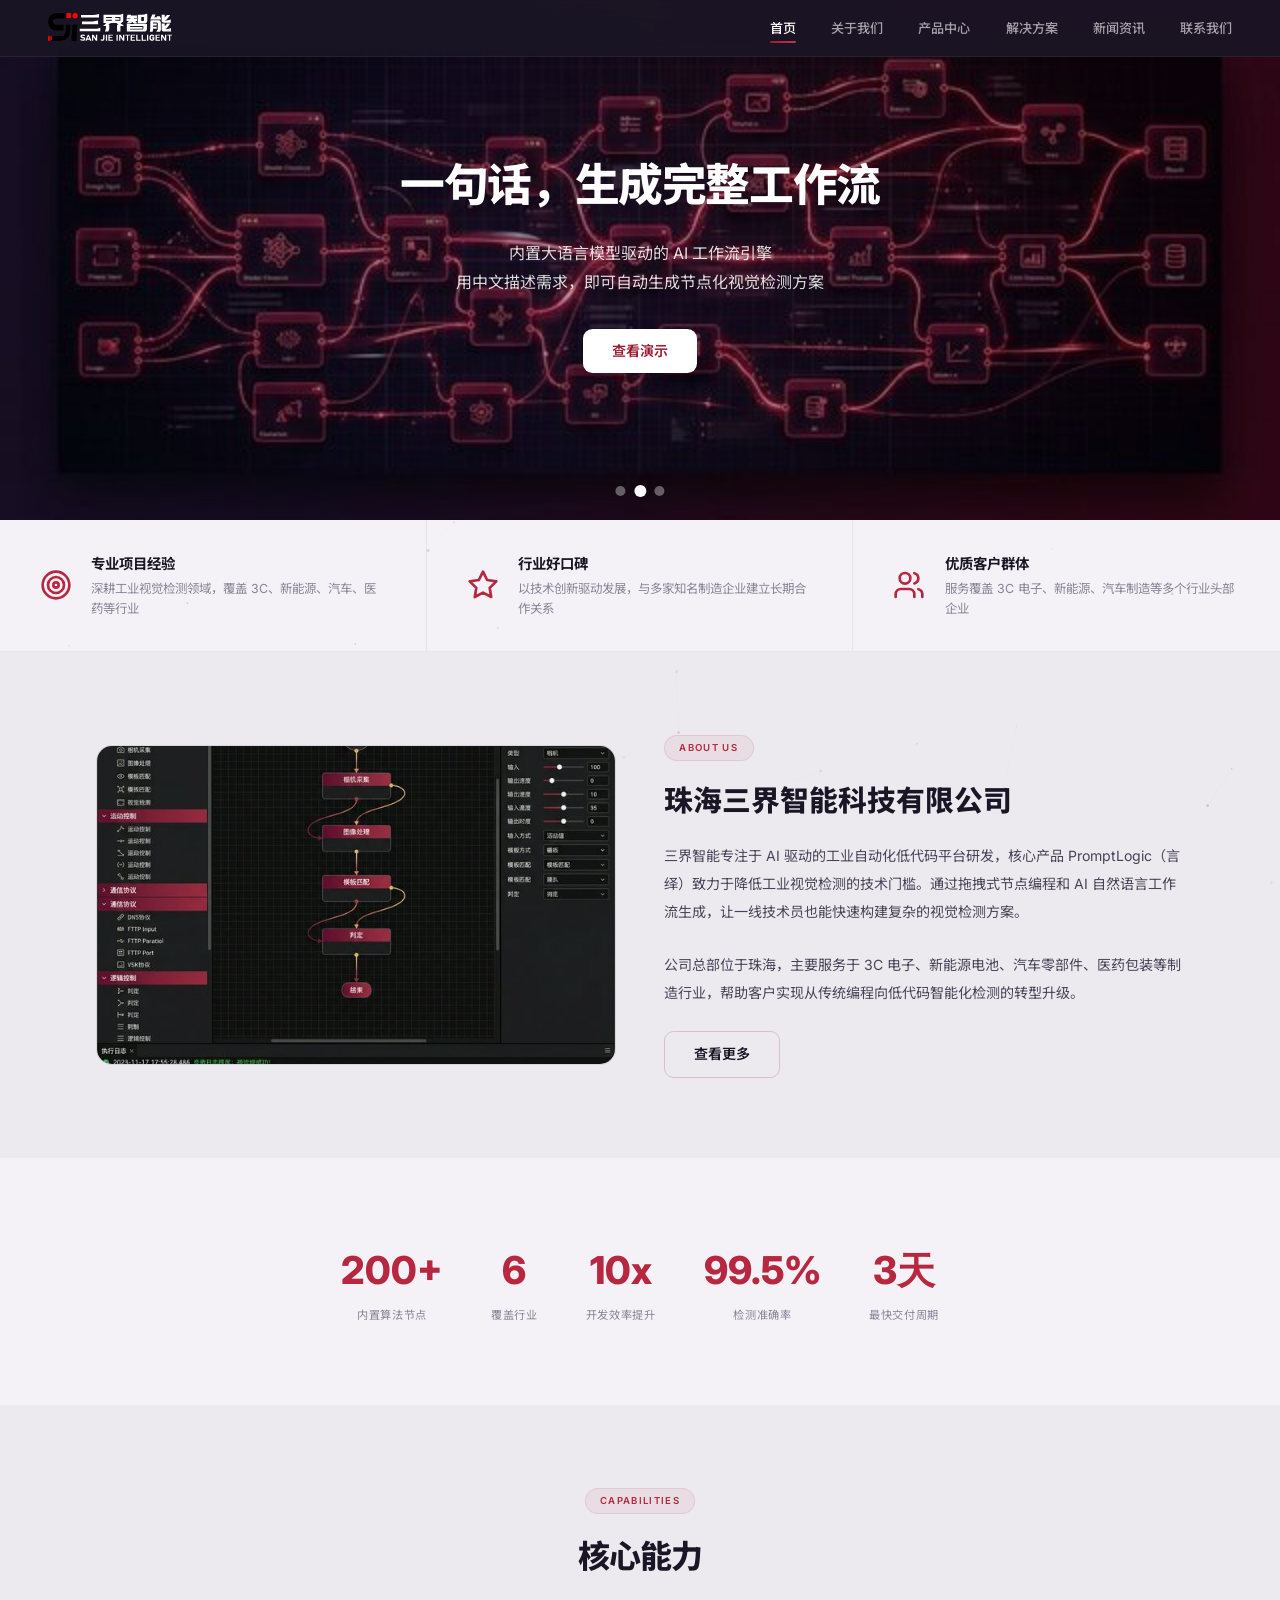
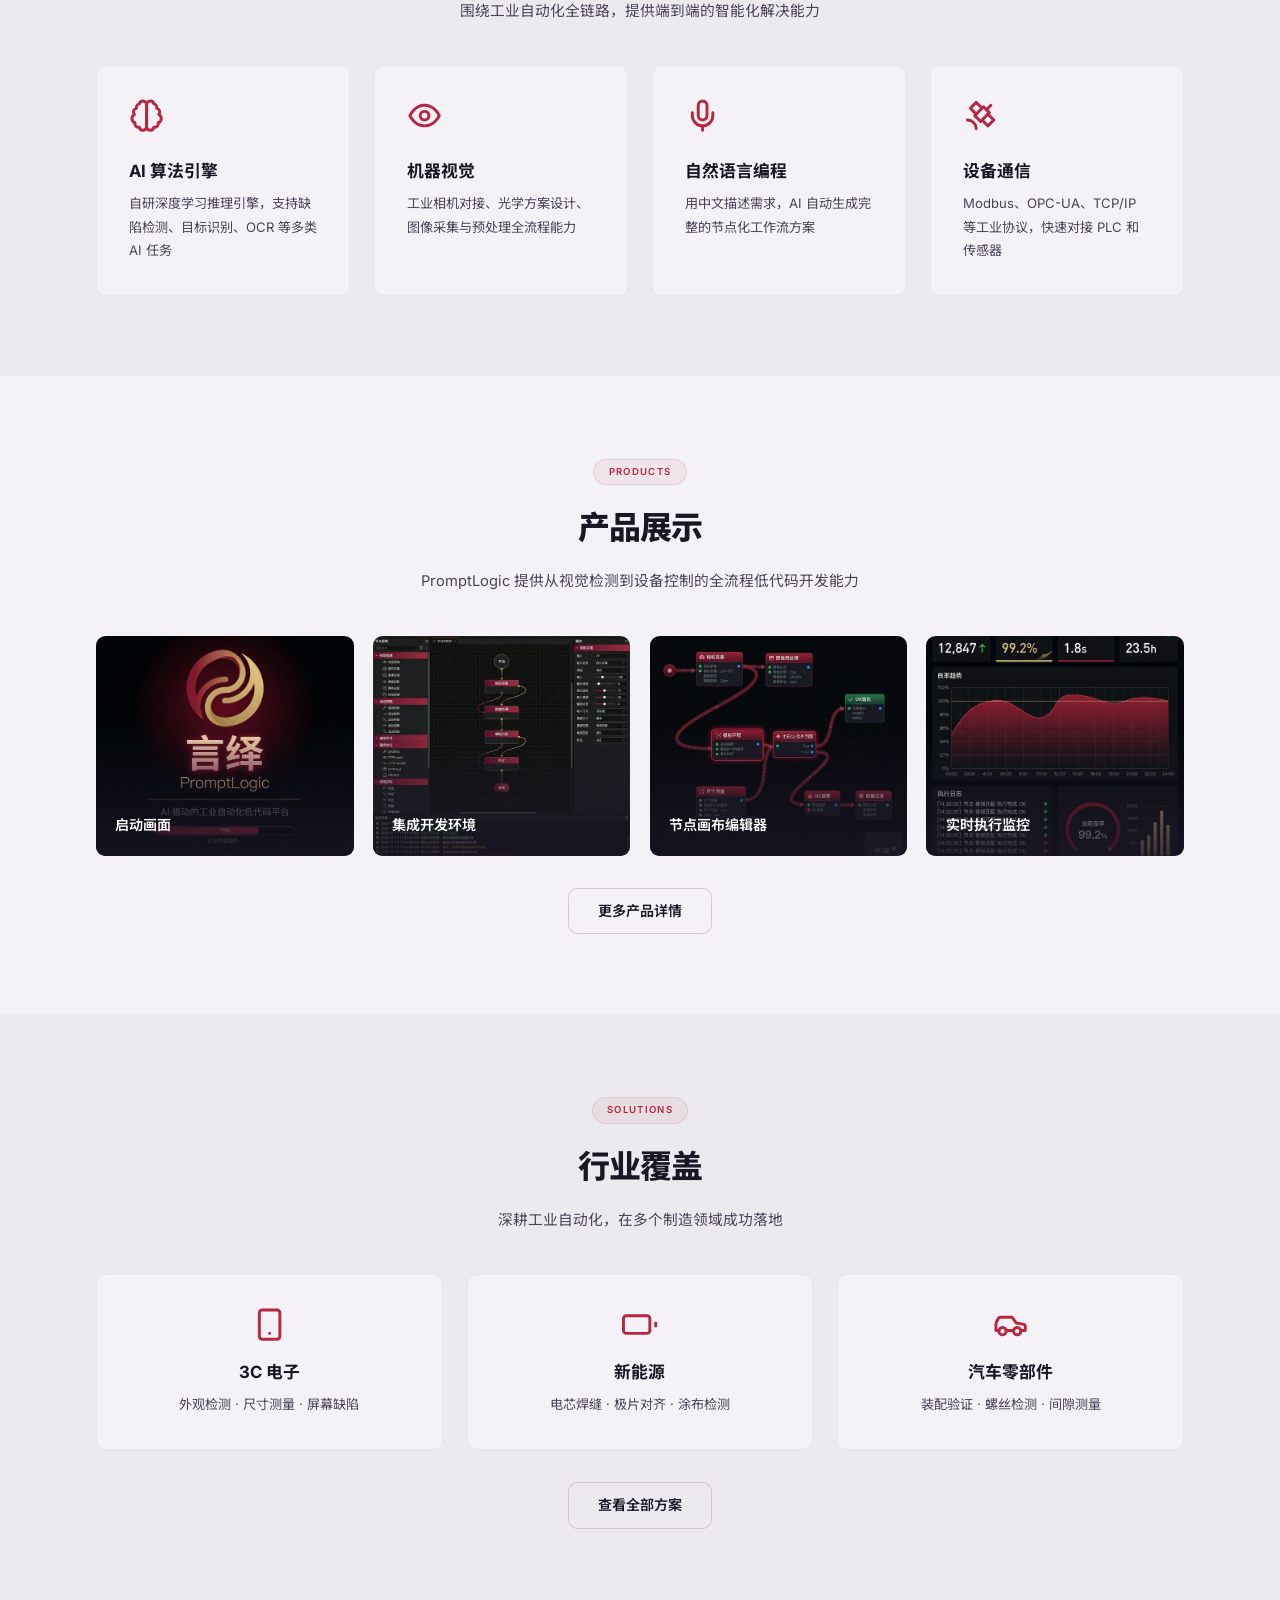
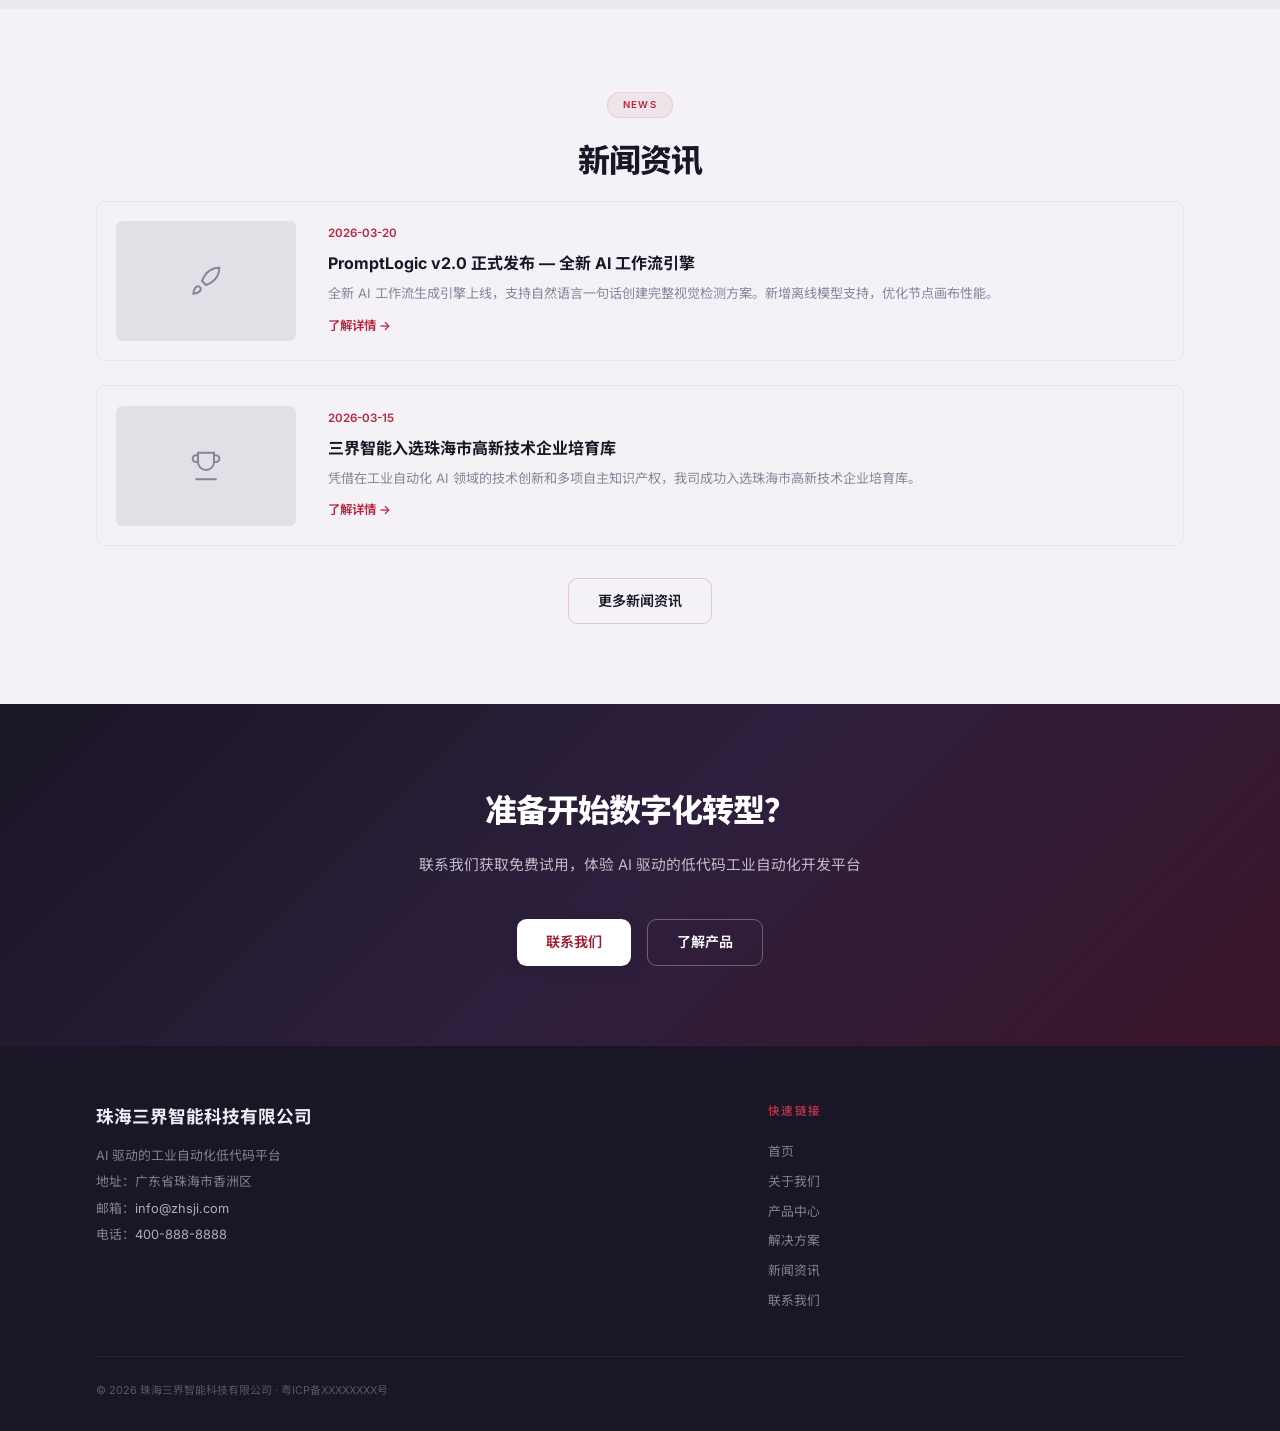
<file: index.html>
<!DOCTYPE html>
<html lang="zh-CN">
<head>
<meta charset="UTF-8">
<meta name="viewport" content="width=device-width, initial-scale=1.0">
<title>珠海三界智能科技有限公司 — AI 驱动的工业自动化低代码平台</title>
<meta name="description" content="珠海三界智能科技有限公司，专注 AI 驱动的工业自动化低代码平台 PromptLogic，赋能制造业数字化转型。">
<link href="https://fonts.googleapis.com/css2?family=Inter:wght@300;400;500;600;700;800;900&family=Noto+Sans+SC:wght@300;400;500;700;900&display=swap" rel="stylesheet">
<link rel="stylesheet" href="styles.css">
</head>
<body>
<canvas id="particles"></canvas>

<!-- Banner Slider (3 slides with background images) -->
<div class="banner">
  <div class="banner-slide active" style="background:url('images/banner1.png') center/cover no-repeat">
    <div class="banner-content">
      <h1>AI 赋能工业自动化</h1>
      <p>用自然语言创建工业工作流，让工厂技术员「言出法随」<br>PromptLogic 低代码平台，降低 90% 开发门槛</p>
      <div style="display:flex;gap:1rem;justify-content:center">
        <a href="products.html" class="btn btn-white">了解产品</a>
        <a href="contact.html" class="btn btn-outline" style="color:#fff;border-color:rgba(255,255,255,.3)">免费试用</a>
      </div>
    </div>
  </div>
  <div class="banner-slide" style="background:url('images/banner2.png') center/cover no-repeat">
    <div class="banner-content">
      <h1>一句话，生成完整工作流</h1>
      <p>内置大语言模型驱动的 AI 工作流引擎<br>用中文描述需求，即可自动生成节点化视觉检测方案</p>
      <a href="products.html" class="btn btn-white">查看演示</a>
    </div>
  </div>
  <div class="banner-slide" style="background:url('images/banner3.png') center/cover no-repeat">
    <div class="banner-content">
      <h1>覆盖六大制造行业</h1>
      <p>3C 电子 · 新能源 · 汽车零部件 · 医药包装 · 食品饮料 · 通用制造<br>深度定制的智能检测与自动化方案</p>
      <a href="solutions.html" class="btn btn-white">行业方案</a>
    </div>
  </div>
  <div class="banner-dots">
    <div class="banner-dot active"></div>
    <div class="banner-dot"></div>
    <div class="banner-dot"></div>
  </div>
</div>

<!-- Highlight Bar -->
<div class="highlight-bar">
  <div class="highlight-item fade-up">
    <svg xmlns="http://www.w3.org/2000/svg" width="24" height="24" viewBox="0 0 24 24" fill="none" stroke="currentColor" stroke-width="2" stroke-linecap="round" stroke-linejoin="round"><circle cx="12" cy="12" r="10"/><circle cx="12" cy="12" r="6"/><circle cx="12" cy="12" r="2"/></svg>
    <div>
      <h4>专业项目经验</h4>
      <p>深耕工业视觉检测领域，覆盖 3C、新能源、汽车、医药等行业</p>
    </div>
  </div>
  <div class="highlight-item fade-up">
    <svg xmlns="http://www.w3.org/2000/svg" width="24" height="24" viewBox="0 0 24 24" fill="none" stroke="currentColor" stroke-width="2" stroke-linecap="round" stroke-linejoin="round"><polygon points="12 2 15.09 8.26 22 9.27 17 14.14 18.18 21.02 12 17.77 5.82 21.02 7 14.14 2 9.27 8.91 8.26 12 2"/></svg>
    <div>
      <h4>行业好口碑</h4>
      <p>以技术创新驱动发展，与多家知名制造企业建立长期合作关系</p>
    </div>
  </div>
  <div class="highlight-item fade-up">
    <svg xmlns="http://www.w3.org/2000/svg" width="24" height="24" viewBox="0 0 24 24" fill="none" stroke="currentColor" stroke-width="2" stroke-linecap="round" stroke-linejoin="round"><path d="M16 21v-2a4 4 0 0 0-4-4H6a4 4 0 0 0-4 4v2"/><circle cx="9" cy="7" r="4"/><path d="M22 21v-2a4 4 0 0 0-3-3.87"/><path d="M16 3.13a4 4 0 0 1 0 7.75"/></svg>
    <div>
      <h4>优质客户群体</h4>
      <p>服务覆盖 3C 电子、新能源、汽车制造等多个行业头部企业</p>
    </div>
  </div>
</div>

<!-- About Preview -->
<section>
  <div class="container">
    <div class="about-preview">
      <div class="about-img fade-up">
        <img src="images/main_interface.png" alt="PromptLogic 平台界面">
      </div>
      <div class="about-text fade-up">
        <div class="section-label">ABOUT US</div>
        <h2>珠海三界智能科技有限公司</h2>
        <p>三界智能专注于 AI 驱动的工业自动化低代码平台研发，核心产品 PromptLogic（言绎）致力于降低工业视觉检测的技术门槛。通过拖拽式节点编程和 AI 自然语言工作流生成，让一线技术员也能快速构建复杂的视觉检测方案。</p>
        <p>公司总部位于珠海，主要服务于 3C 电子、新能源电池、汽车零部件、医药包装等制造行业，帮助客户实现从传统编程向低代码智能化检测的转型升级。</p>
        <a href="about.html" class="btn btn-outline">查看更多</a>
      </div>
    </div>
  </div>
</section>

<!-- Stats Bar -->
<section class="section-alt" style="padding:3rem 0">
  <div class="container">
    <div class="stats-row fade-up">
      <div class="stat-item">
        <div class="stat-val">200+</div>
        <div class="stat-label">内置算法节点</div>
      </div>
      <div class="stat-item">
        <div class="stat-val">6</div>
        <div class="stat-label">覆盖行业</div>
      </div>
      <div class="stat-item">
        <div class="stat-val">10x</div>
        <div class="stat-label">开发效率提升</div>
      </div>
      <div class="stat-item">
        <div class="stat-val">99.5%</div>
        <div class="stat-label">检测准确率</div>
      </div>
      <div class="stat-item">
        <div class="stat-val">3天</div>
        <div class="stat-label">最快交付周期</div>
      </div>
    </div>
  </div>
</section>

<!-- Core Capabilities -->
<section>
  <div class="container">
    <div class="section-center">
      <div class="section-label fade-up">CAPABILITIES</div>
      <h2 class="section-title fade-up">核心能力</h2>
      <p class="section-desc fade-up">围绕工业自动化全链路，提供端到端的智能化解决能力</p>
    </div>
    <div class="grid g4">
      <div class="card fade-up">
        <div class="icon"><svg xmlns="http://www.w3.org/2000/svg" width="24" height="24" viewBox="0 0 24 24" fill="none" stroke="currentColor" stroke-width="2" stroke-linecap="round" stroke-linejoin="round"><path d="M9.5 2A2.5 2.5 0 0 1 12 4.5v15a2.5 2.5 0 0 1-4.96.44 2.5 2.5 0 0 1-2.96-3.08 3 3 0 0 1-.34-5.58 2.5 2.5 0 0 1 1.32-4.24 2.5 2.5 0 0 1 1.98-3A2.5 2.5 0 0 1 9.5 2Z"/><path d="M14.5 2A2.5 2.5 0 0 0 12 4.5v15a2.5 2.5 0 0 0 4.96.44 2.5 2.5 0 0 0 2.96-3.08 3 3 0 0 0 .34-5.58 2.5 2.5 0 0 0-1.32-4.24 2.5 2.5 0 0 0-1.98-3A2.5 2.5 0 0 0 14.5 2Z"/></svg></div>
        <h3>AI 算法引擎</h3>
        <p>自研深度学习推理引擎，支持缺陷检测、目标识别、OCR 等多类 AI 任务</p>
      </div>
      <div class="card fade-up">
        <div class="icon"><svg xmlns="http://www.w3.org/2000/svg" width="24" height="24" viewBox="0 0 24 24" fill="none" stroke="currentColor" stroke-width="2" stroke-linecap="round" stroke-linejoin="round"><path d="M2 12s3-7 10-7 10 7 10 7-3 7-10 7-10-7-10-7Z"/><circle cx="12" cy="12" r="3"/></svg></div>
        <h3>机器视觉</h3>
        <p>工业相机对接、光学方案设计、图像采集与预处理全流程能力</p>
      </div>
      <div class="card fade-up">
        <div class="icon"><svg xmlns="http://www.w3.org/2000/svg" width="24" height="24" viewBox="0 0 24 24" fill="none" stroke="currentColor" stroke-width="2" stroke-linecap="round" stroke-linejoin="round"><path d="M12 2a3 3 0 0 0-3 3v7a3 3 0 0 0 6 0V5a3 3 0 0 0-3-3Z"/><path d="M19 10v2a7 7 0 0 1-14 0v-2"/><line x1="12" y1="19" x2="12" y2="22"/></svg></div>
        <h3>自然语言编程</h3>
        <p>用中文描述需求，AI 自动生成完整的节点化工作流方案</p>
      </div>
      <div class="card fade-up">
        <div class="icon"><svg xmlns="http://www.w3.org/2000/svg" width="24" height="24" viewBox="0 0 24 24" fill="none" stroke="currentColor" stroke-width="2" stroke-linecap="round" stroke-linejoin="round"><path d="M13 7 9 3 5 7l4 4"/><path d="m17 11 4 4-4 4-4-4"/><path d="m8 12 4 4 6-6-4-4Z"/><path d="m16 8 3-3"/><path d="M9 21a6 6 0 0 0-6-6"/></svg></div>
        <h3>设备通信</h3>
        <p>Modbus、OPC-UA、TCP/IP 等工业协议，快速对接 PLC 和传感器</p>
      </div>
    </div>
  </div>
</section>

<!-- Products Preview -->
<section class="section-alt">
  <div class="container">
    <div class="section-center">
      <div class="section-label fade-up">PRODUCTS</div>
      <h2 class="section-title fade-up">产品展示</h2>
      <p class="section-desc fade-up">PromptLogic 提供从视觉检测到设备控制的全流程低代码开发能力</p>
    </div>
    <div class="case-grid">
      <div class="case-item fade-up">
        <img src="images/splash.png" alt="启动画面">
        <div class="case-overlay"><h4>启动画面</h4></div>
      </div>
      <div class="case-item fade-up">
        <img src="images/main_interface.png" alt="主界面">
        <div class="case-overlay"><h4>集成开发环境</h4></div>
      </div>
      <div class="case-item fade-up">
        <img src="images/canvas.png" alt="节点画布">
        <div class="case-overlay"><h4>节点画布编辑器</h4></div>
      </div>
      <div class="case-item fade-up">
        <img src="images/monitoring.png" alt="监控">
        <div class="case-overlay"><h4>实时执行监控</h4></div>
      </div>
    </div>
    <div style="text-align:center;margin-top:2rem" class="fade-up">
      <a href="products.html" class="btn btn-outline">更多产品详情</a>
    </div>
  </div>
</section>

<!-- Solutions Preview -->
<section>
  <div class="container">
    <div class="section-center">
      <div class="section-label fade-up">SOLUTIONS</div>
      <h2 class="section-title fade-up">行业覆盖</h2>
      <p class="section-desc fade-up">深耕工业自动化，在多个制造领域成功落地</p>
    </div>
    <div class="grid g3">
      <div class="card fade-up" style="text-align:center;padding:2rem">
        <div class="icon" style="display:flex;justify-content:center"><svg xmlns="http://www.w3.org/2000/svg" width="24" height="24" viewBox="0 0 24 24" fill="none" stroke="currentColor" stroke-width="2" stroke-linecap="round" stroke-linejoin="round"><rect x="5" y="2" width="14" height="20" rx="2" ry="2"/><line x1="12" y1="18" x2="12.01" y2="18"/></svg></div>
        <h3>3C 电子</h3>
        <p>外观检测 · 尺寸测量 · 屏幕缺陷</p>
      </div>
      <div class="card fade-up" style="text-align:center;padding:2rem">
        <div class="icon" style="display:flex;justify-content:center"><svg xmlns="http://www.w3.org/2000/svg" width="24" height="24" viewBox="0 0 24 24" fill="none" stroke="currentColor" stroke-width="2" stroke-linecap="round" stroke-linejoin="round"><rect x="1" y="6" width="18" height="12" rx="2" ry="2"/><line x1="23" y1="13" x2="23" y2="11"/></svg></div>
        <h3>新能源</h3>
        <p>电芯焊缝 · 极片对齐 · 涂布检测</p>
      </div>
      <div class="card fade-up" style="text-align:center;padding:2rem">
        <div class="icon" style="display:flex;justify-content:center"><svg xmlns="http://www.w3.org/2000/svg" width="24" height="24" viewBox="0 0 24 24" fill="none" stroke="currentColor" stroke-width="2" stroke-linecap="round" stroke-linejoin="round"><path d="M14 16H9m10 0h3v-3.15a1 1 0 0 0-.84-.99L16 11l-2.7-3.6a1 1 0 0 0-.8-.4H5.24a2 2 0 0 0-1.8 1.1l-.8 1.63A6 6 0 0 0 2 12.42V16h2"/><circle cx="6.5" cy="16.5" r="2.5"/><circle cx="16.5" cy="16.5" r="2.5"/></svg></div>
        <h3>汽车零部件</h3>
        <p>装配验证 · 螺丝检测 · 间隙测量</p>
      </div>
    </div>
    <div style="text-align:center;margin-top:2rem" class="fade-up">
      <a href="solutions.html" class="btn btn-outline">查看全部方案</a>
    </div>
  </div>
</section>

<!-- News Preview -->
<section class="section-alt">
  <div class="container">
    <div class="section-center">
      <div class="section-label fade-up">NEWS</div>
      <h2 class="section-title fade-up">新闻资讯</h2>
    </div>
    <div class="news-list-grid">
      <div class="news-row fade-up">
        <div class="news-thumb">
          <svg xmlns="http://www.w3.org/2000/svg" width="32" height="32" viewBox="0 0 24 24" fill="none" stroke="currentColor" stroke-width="1.5" style="color:var(--text3)"><path d="M4.5 16.5c-1.5 1.26-2 5-2 5s3.74-.5 5-2c.71-.84.7-2.13-.09-2.91a2.18 2.18 0 0 0-2.91-.09z"/><path d="M12 15l-3-3a22 22 0 0 1 2-3.95A12.88 12.88 0 0 1 22 2c0 2.72-.78 7.5-6 11a22.35 22.35 0 0 1-4 2z"/></svg>
        </div>
        <div class="news-body">
          <div class="news-date">2026-03-20</div>
          <h3>PromptLogic v2.0 正式发布 — 全新 AI 工作流引擎</h3>
          <p>全新 AI 工作流生成引擎上线，支持自然语言一句话创建完整视觉检测方案。新增离线模型支持，优化节点画布性能。</p>
          <a href="news.html" class="news-more">了解详情 →</a>
        </div>
      </div>
      <div class="news-row fade-up">
        <div class="news-thumb">
          <svg xmlns="http://www.w3.org/2000/svg" width="32" height="32" viewBox="0 0 24 24" fill="none" stroke="currentColor" stroke-width="1.5" style="color:var(--text3)"><path d="M6 9H4.5a2.5 2.5 0 0 1 0-5H6"/><path d="M18 9h1.5a2.5 2.5 0 0 0 0-5H18"/><path d="M4 22h16"/><path d="M18 2H6v7a6 6 0 0 0 12 0V2Z"/></svg>
        </div>
        <div class="news-body">
          <div class="news-date">2026-03-15</div>
          <h3>三界智能入选珠海市高新技术企业培育库</h3>
          <p>凭借在工业自动化 AI 领域的技术创新和多项自主知识产权，我司成功入选珠海市高新技术企业培育库。</p>
          <a href="news.html" class="news-more">了解详情 →</a>
        </div>
      </div>
    </div>
    <div style="text-align:center;margin-top:2rem" class="fade-up">
      <a href="news.html" class="btn btn-outline">更多新闻资讯</a>
    </div>
  </div>
</section>

<!-- CTA -->
<section style="text-align:center;background:linear-gradient(135deg,#1a1625,#2d1f3d 50%,#3a1528);color:#fff;padding:5rem 0">
  <div class="container">
    <h2 class="section-title fade-up" style="color:#fff">准备开始数字化转型？</h2>
    <p class="section-desc fade-up" style="color:rgba(255,255,255,.7);margin-left:auto;margin-right:auto">联系我们获取免费试用，体验 AI 驱动的低代码工业自动化开发平台</p>
    <div style="display:flex;gap:1rem;justify-content:center" class="fade-up">
      <a href="contact.html" class="btn btn-white">联系我们</a>
      <a href="products.html" class="btn btn-outline" style="color:#fff;border-color:rgba(255,255,255,.3)">了解产品</a>
    </div>
  </div>
</section>

<script src="components.js"></script>
</body>
</html>
</file>
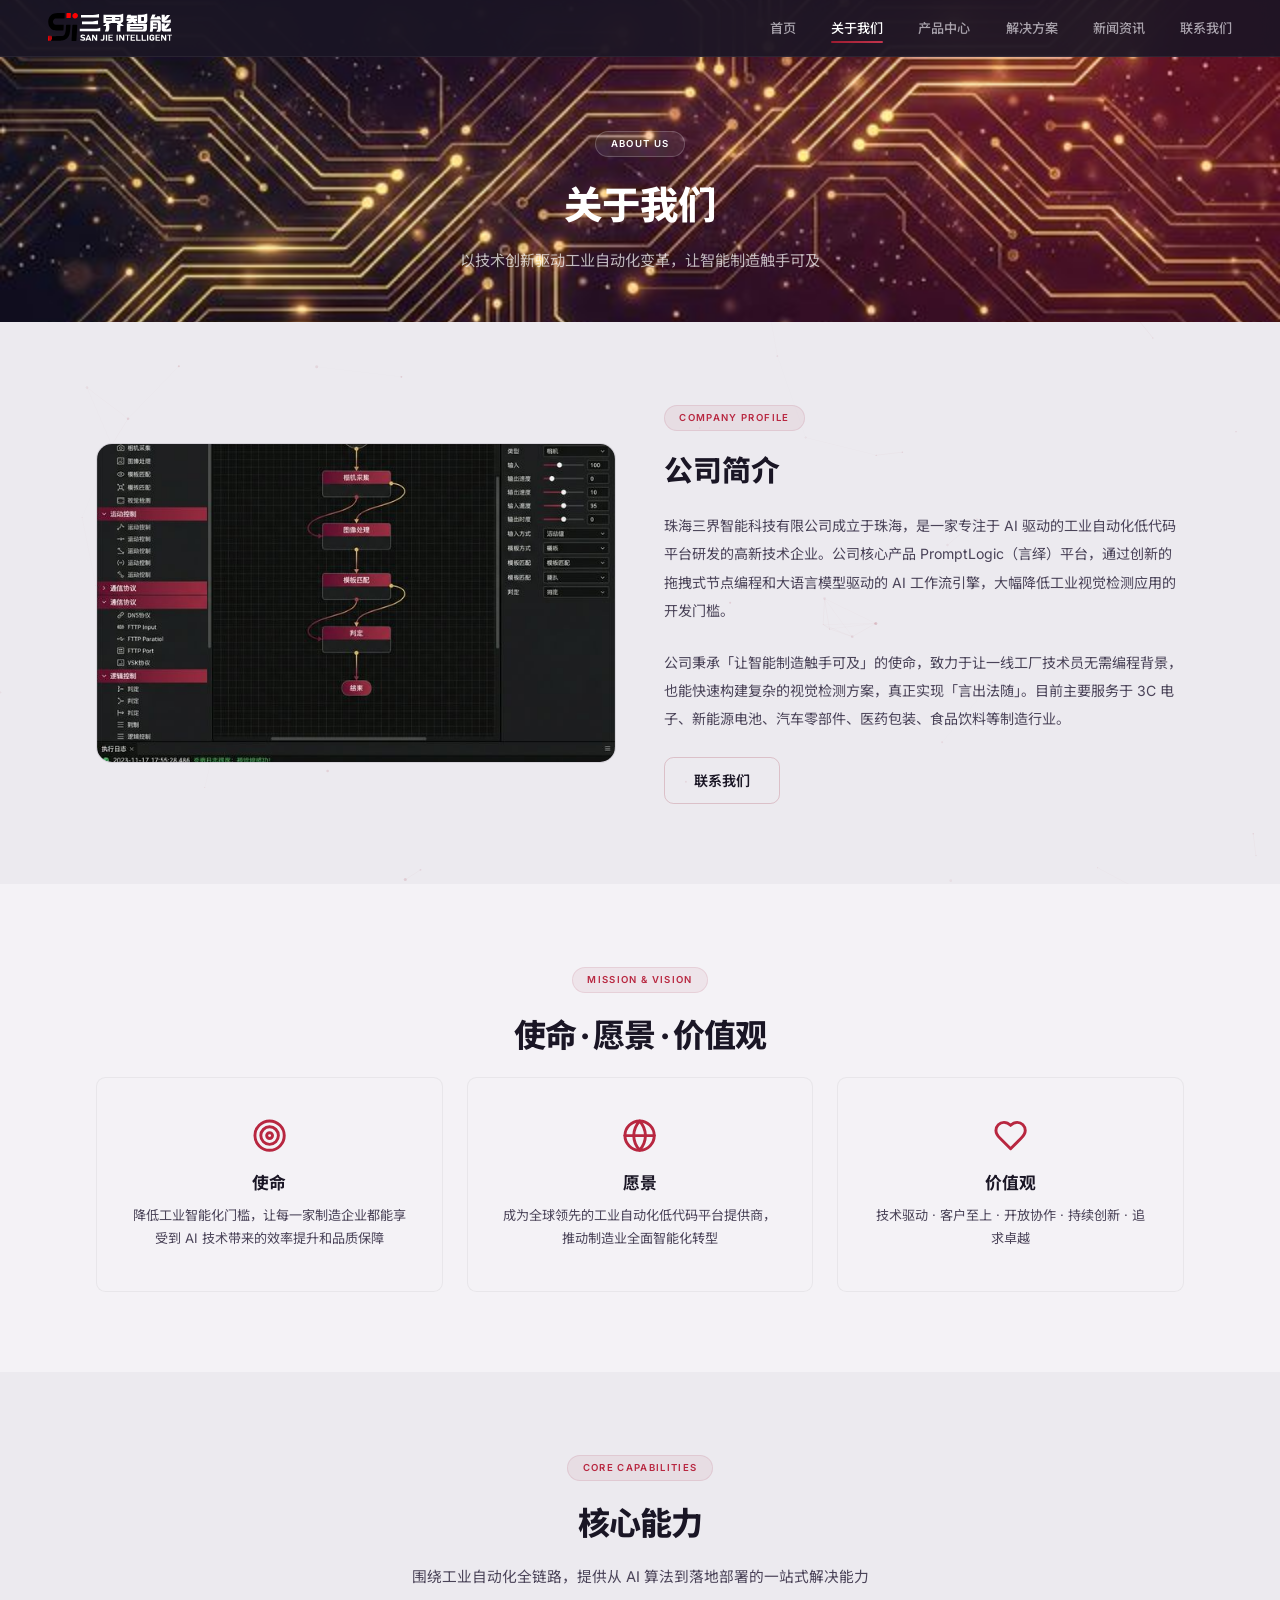
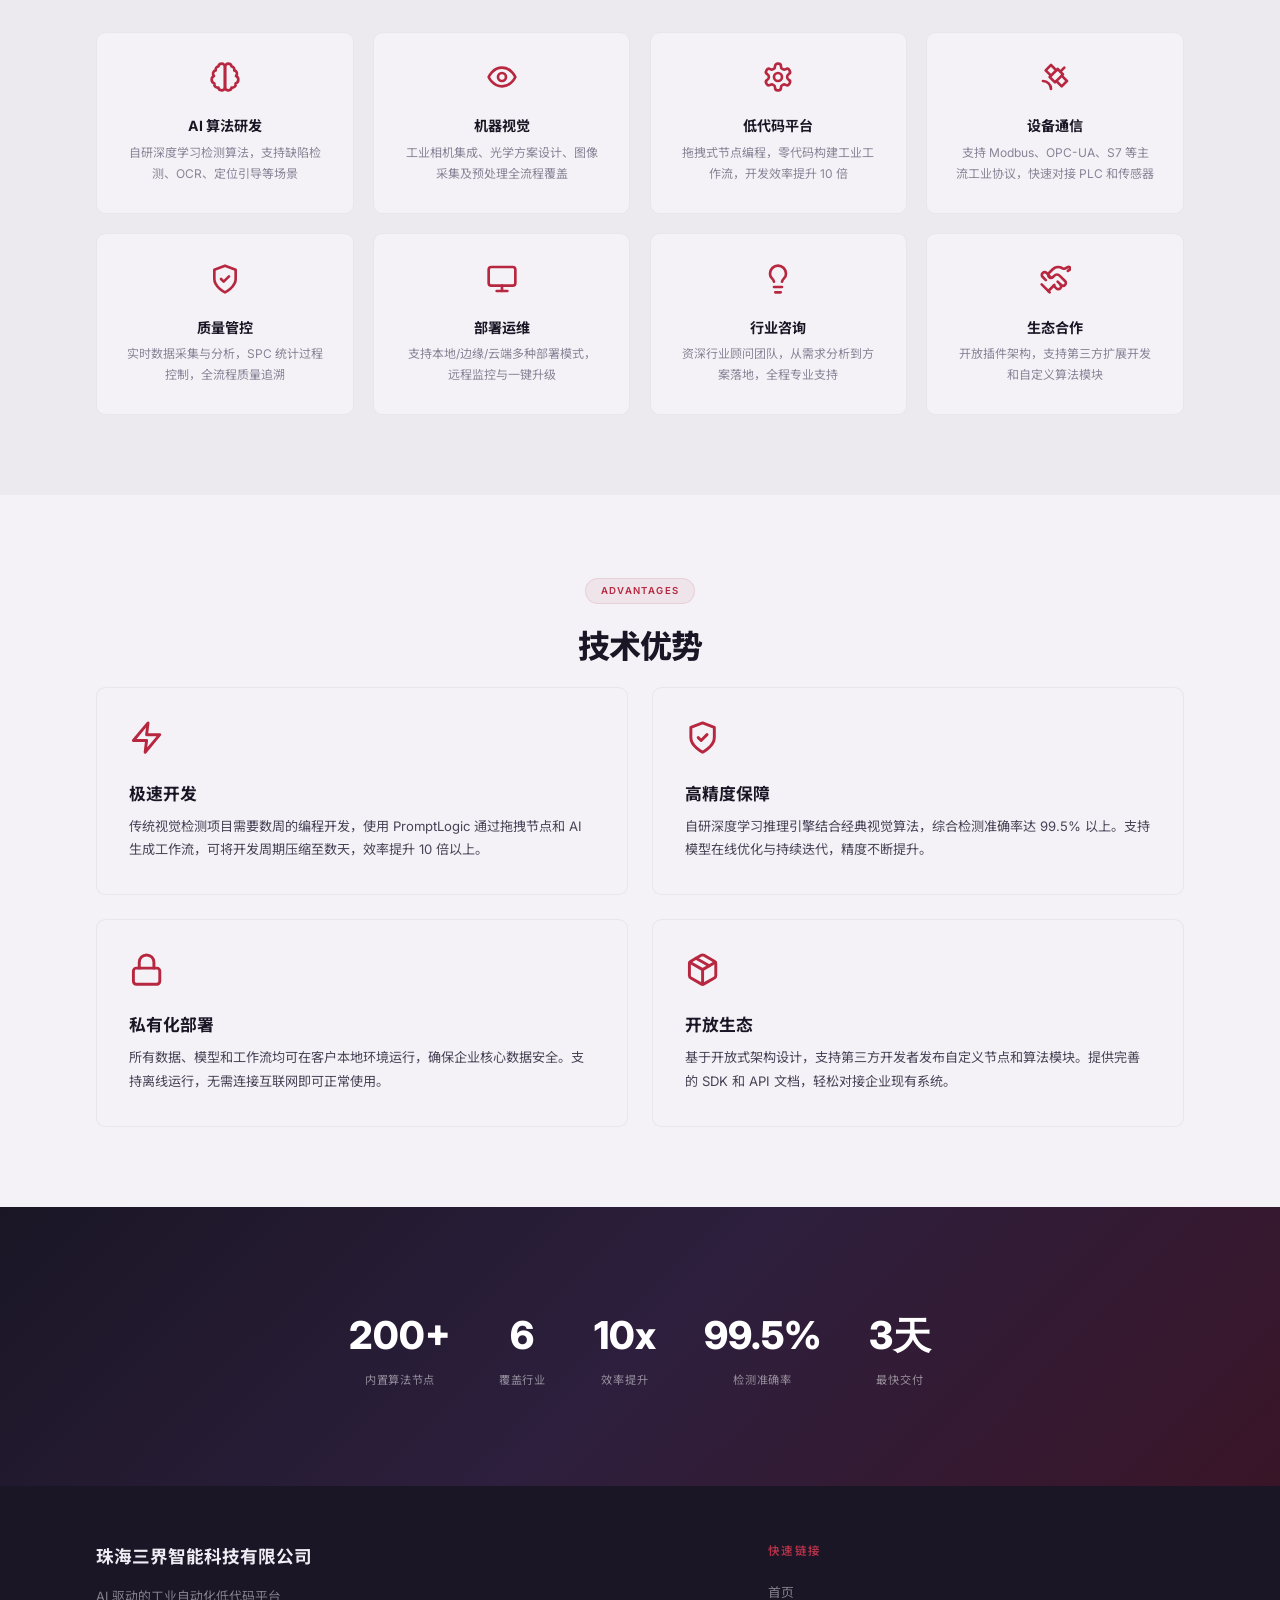
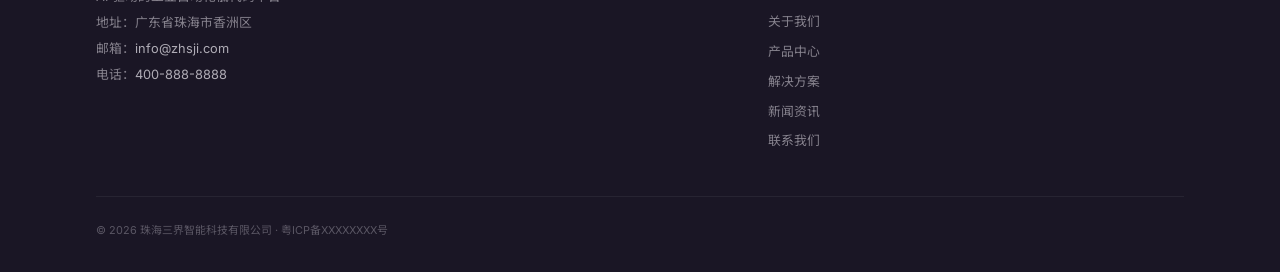
<file: about.html>
<!DOCTYPE html>
<html lang="zh-CN">
<head>
<meta charset="UTF-8">
<meta name="viewport" content="width=device-width, initial-scale=1.0">
<title>关于我们 — 珠海三界智能科技有限公司</title>
<meta name="description" content="了解珠海三界智能科技有限公司的发展历程、核心能力和企业文化。">
<link href="https://fonts.googleapis.com/css2?family=Inter:wght@300;400;500;600;700;800;900&family=Noto+Sans+SC:wght@300;400;500;700;900&display=swap" rel="stylesheet">
<link rel="stylesheet" href="styles.css">
</head>
<body>
<canvas id="particles"></canvas>

<section class="page-hero" style="background:url('images/banner1.png') center/cover no-repeat">
  <div class="container">
    <div class="section-label" style="border-color:rgba(255,255,255,.2);background:rgba(255,255,255,.08);color:#fff">ABOUT US</div>
    <h1>关于我们</h1>
    <p class="page-desc">以技术创新驱动工业自动化变革，让智能制造触手可及</p>
  </div>
</section>

<!-- Company Profile -->
<section>
  <div class="container">
    <div class="about-preview">
      <div class="about-img fade-up">
        <img src="images/main_interface.png" alt="PromptLogic 平台界面">
      </div>
      <div class="about-text fade-up">
        <div class="section-label">COMPANY PROFILE</div>
        <h2>公司简介</h2>
        <p>珠海三界智能科技有限公司成立于珠海，是一家专注于 AI 驱动的工业自动化低代码平台研发的高新技术企业。公司核心产品 PromptLogic（言绎）平台，通过创新的拖拽式节点编程和大语言模型驱动的 AI 工作流引擎，大幅降低工业视觉检测应用的开发门槛。</p>
        <p>公司秉承「让智能制造触手可及」的使命，致力于让一线工厂技术员无需编程背景，也能快速构建复杂的视觉检测方案，真正实现「言出法随」。目前主要服务于 3C 电子、新能源电池、汽车零部件、医药包装、食品饮料等制造行业。</p>
        <a href="contact.html" class="btn btn-outline">联系我们</a>
      </div>
    </div>
  </div>
</section>

<!-- Mission / Vision / Values -->
<section class="section-alt">
  <div class="container">
    <div class="section-center">
      <div class="section-label fade-up">MISSION & VISION</div>
      <h2 class="section-title fade-up">使命 · 愿景 · 价值观</h2>
    </div>
    <div class="grid g3">
      <div class="card fade-up" style="text-align:center;padding:2.5rem 2rem">
        <div class="icon" style="display:flex;justify-content:center"><svg xmlns="http://www.w3.org/2000/svg" width="24" height="24" viewBox="0 0 24 24" fill="none" stroke="currentColor" stroke-width="2" stroke-linecap="round" stroke-linejoin="round"><circle cx="12" cy="12" r="10"/><circle cx="12" cy="12" r="6"/><circle cx="12" cy="12" r="2"/></svg></div>
        <h3>使命</h3>
        <p>降低工业智能化门槛，让每一家制造企业都能享受到 AI 技术带来的效率提升和品质保障</p>
      </div>
      <div class="card fade-up" style="text-align:center;padding:2.5rem 2rem">
        <div class="icon" style="display:flex;justify-content:center"><svg xmlns="http://www.w3.org/2000/svg" width="24" height="24" viewBox="0 0 24 24" fill="none" stroke="currentColor" stroke-width="2" stroke-linecap="round" stroke-linejoin="round"><circle cx="12" cy="12" r="10"/><line x1="2" y1="12" x2="22" y2="12"/><path d="M12 2a15.3 15.3 0 0 1 4 10 15.3 15.3 0 0 1-4 10 15.3 15.3 0 0 1-4-10 15.3 15.3 0 0 1 4-10z"/></svg></div>
        <h3>愿景</h3>
        <p>成为全球领先的工业自动化低代码平台提供商，推动制造业全面智能化转型</p>
      </div>
      <div class="card fade-up" style="text-align:center;padding:2.5rem 2rem">
        <div class="icon" style="display:flex;justify-content:center"><svg xmlns="http://www.w3.org/2000/svg" width="24" height="24" viewBox="0 0 24 24" fill="none" stroke="currentColor" stroke-width="2" stroke-linecap="round" stroke-linejoin="round"><path d="M19 14c1.49-1.46 3-3.21 3-5.5A5.5 5.5 0 0 0 16.5 3c-1.76 0-3 .5-4.5 2-1.5-1.5-2.74-2-4.5-2A5.5 5.5 0 0 0 2 8.5c0 2.3 1.5 4.05 3 5.5l7 7Z"/></svg></div>
        <h3>价值观</h3>
        <p>技术驱动 · 客户至上 · 开放协作 · 持续创新 · 追求卓越</p>
      </div>
    </div>
  </div>
</section>

<!-- Core Capabilities -->
<section>
  <div class="container">
    <div class="section-center">
      <div class="section-label fade-up">CORE CAPABILITIES</div>
      <h2 class="section-title fade-up">核心能力</h2>
      <p class="section-desc fade-up">围绕工业自动化全链路，提供从 AI 算法到落地部署的一站式解决能力</p>
    </div>
    <div class="service-grid">
      <div class="service-card fade-up">
        <svg xmlns="http://www.w3.org/2000/svg" width="24" height="24" viewBox="0 0 24 24" fill="none" stroke="currentColor" stroke-width="2" stroke-linecap="round" stroke-linejoin="round"><path d="M9.5 2A2.5 2.5 0 0 1 12 4.5v15a2.5 2.5 0 0 1-4.96.44 2.5 2.5 0 0 1-2.96-3.08 3 3 0 0 1-.34-5.58 2.5 2.5 0 0 1 1.32-4.24 2.5 2.5 0 0 1 1.98-3A2.5 2.5 0 0 1 9.5 2Z"/><path d="M14.5 2A2.5 2.5 0 0 0 12 4.5v15a2.5 2.5 0 0 0 4.96.44 2.5 2.5 0 0 0 2.96-3.08 3 3 0 0 0 .34-5.58 2.5 2.5 0 0 0-1.32-4.24 2.5 2.5 0 0 0-1.98-3A2.5 2.5 0 0 0 14.5 2Z"/></svg>
        <h4>AI 算法研发</h4>
        <p>自研深度学习检测算法，支持缺陷检测、OCR、定位引导等场景</p>
      </div>
      <div class="service-card fade-up">
        <svg xmlns="http://www.w3.org/2000/svg" width="24" height="24" viewBox="0 0 24 24" fill="none" stroke="currentColor" stroke-width="2" stroke-linecap="round" stroke-linejoin="round"><path d="M2 12s3-7 10-7 10 7 10 7-3 7-10 7-10-7-10-7Z"/><circle cx="12" cy="12" r="3"/></svg>
        <h4>机器视觉</h4>
        <p>工业相机集成、光学方案设计、图像采集及预处理全流程覆盖</p>
      </div>
      <div class="service-card fade-up">
        <svg xmlns="http://www.w3.org/2000/svg" width="24" height="24" viewBox="0 0 24 24" fill="none" stroke="currentColor" stroke-width="2" stroke-linecap="round" stroke-linejoin="round"><path d="M12.22 2h-.44a2 2 0 0 0-2 2v.18a2 2 0 0 1-1 1.73l-.43.25a2 2 0 0 1-2 0l-.15-.08a2 2 0 0 0-2.73.73l-.22.38a2 2 0 0 0 .73 2.73l.15.1a2 2 0 0 1 1 1.72v.51a2 2 0 0 1-1 1.74l-.15.09a2 2 0 0 0-.73 2.73l.22.38a2 2 0 0 0 2.73.73l.15-.08a2 2 0 0 1 2 0l.43.25a2 2 0 0 1 1 1.73V20a2 2 0 0 0 2 2h.44a2 2 0 0 0 2-2v-.18a2 2 0 0 1 1-1.73l.43-.25a2 2 0 0 1 2 0l.15.08a2 2 0 0 0 2.73-.73l.22-.39a2 2 0 0 0-.73-2.73l-.15-.08a2 2 0 0 1-1-1.74v-.5a2 2 0 0 1 1-1.74l.15-.09a2 2 0 0 0 .73-2.73l-.22-.38a2 2 0 0 0-2.73-.73l-.15.08a2 2 0 0 1-2 0l-.43-.25a2 2 0 0 1-1-1.73V4a2 2 0 0 0-2-2z"/><circle cx="12" cy="12" r="3"/></svg>
        <h4>低代码平台</h4>
        <p>拖拽式节点编程，零代码构建工业工作流，开发效率提升 10 倍</p>
      </div>
      <div class="service-card fade-up">
        <svg xmlns="http://www.w3.org/2000/svg" width="24" height="24" viewBox="0 0 24 24" fill="none" stroke="currentColor" stroke-width="2" stroke-linecap="round" stroke-linejoin="round"><path d="M13 7 9 3 5 7l4 4"/><path d="m17 11 4 4-4 4-4-4"/><path d="m8 12 4 4 6-6-4-4Z"/><path d="m16 8 3-3"/><path d="M9 21a6 6 0 0 0-6-6"/></svg>
        <h4>设备通信</h4>
        <p>支持 Modbus、OPC-UA、S7 等主流工业协议，快速对接 PLC 和传感器</p>
      </div>
      <div class="service-card fade-up">
        <svg xmlns="http://www.w3.org/2000/svg" width="24" height="24" viewBox="0 0 24 24" fill="none" stroke="currentColor" stroke-width="2" stroke-linecap="round" stroke-linejoin="round"><path d="M12 22s8-4 8-10V5l-8-3-8 3v7c0 6 8 10 8 10z"/><polyline points="9 12 11 14 15 10"/></svg>
        <h4>质量管控</h4>
        <p>实时数据采集与分析，SPC 统计过程控制，全流程质量追溯</p>
      </div>
      <div class="service-card fade-up">
        <svg xmlns="http://www.w3.org/2000/svg" width="24" height="24" viewBox="0 0 24 24" fill="none" stroke="currentColor" stroke-width="2" stroke-linecap="round" stroke-linejoin="round"><rect x="2" y="3" width="20" height="14" rx="2" ry="2"/><line x1="8" y1="21" x2="16" y2="21"/><line x1="12" y1="17" x2="12" y2="21"/></svg>
        <h4>部署运维</h4>
        <p>支持本地/边缘/云端多种部署模式，远程监控与一键升级</p>
      </div>
      <div class="service-card fade-up">
        <svg xmlns="http://www.w3.org/2000/svg" width="24" height="24" viewBox="0 0 24 24" fill="none" stroke="currentColor" stroke-width="2" stroke-linecap="round" stroke-linejoin="round"><path d="M15 14c.2-1 .7-1.7 1.5-2.5 1-.9 1.5-2.2 1.5-3.5A6 6 0 0 0 6 8c0 1 .2 2.2 1.5 3.5.7.7 1.3 1.5 1.5 2.5"/><path d="M9 18h6"/><path d="M10 22h4"/></svg>
        <h4>行业咨询</h4>
        <p>资深行业顾问团队，从需求分析到方案落地，全程专业支持</p>
      </div>
      <div class="service-card fade-up">
        <svg xmlns="http://www.w3.org/2000/svg" width="24" height="24" viewBox="0 0 24 24" fill="none" stroke="currentColor" stroke-width="2" stroke-linecap="round" stroke-linejoin="round"><path d="m11 17 2 2a1 1 0 1 0 3-3"/><path d="m14 14 2.5 2.5a1 1 0 1 0 3-3l-3.88-3.88a3 3 0 0 0-4.24 0l-.88.88a1 1 0 1 1-3-3l2.81-2.81a5.79 5.79 0 0 1 7.06-.87l.47.28a2 2 0 0 0 1.68.05l2.37-1.15a1 1 0 0 1 1.36.52l.13.3a1 1 0 0 1-.32 1.2l-1.37.95"/><path d="m5.15 12.84-2.36-2.36a2 2 0 0 1 0-3l.07-.06a2 2 0 0 1 3.01.22l2.97 3.41"/><path d="m2 16 6 6"/><path d="m7 21 4.5-4.5"/></svg>
        <h4>生态合作</h4>
        <p>开放插件架构，支持第三方扩展开发和自定义算法模块</p>
      </div>
    </div>
  </div>
</section>

<!-- Tech Advantages -->
<section class="section-alt">
  <div class="container">
    <div class="section-center">
      <div class="section-label fade-up">ADVANTAGES</div>
      <h2 class="section-title fade-up">技术优势</h2>
    </div>
    <div class="grid g2">
      <div class="card fade-up">
        <div class="icon"><svg xmlns="http://www.w3.org/2000/svg" width="24" height="24" viewBox="0 0 24 24" fill="none" stroke="currentColor" stroke-width="2" stroke-linecap="round" stroke-linejoin="round"><polygon points="13 2 3 14 12 14 11 22 21 10 12 10 13 2"/></svg></div>
        <h3>极速开发</h3>
        <p>传统视觉检测项目需要数周的编程开发，使用 PromptLogic 通过拖拽节点和 AI 生成工作流，可将开发周期压缩至数天，效率提升 10 倍以上。</p>
      </div>
      <div class="card fade-up">
        <div class="icon"><svg xmlns="http://www.w3.org/2000/svg" width="24" height="24" viewBox="0 0 24 24" fill="none" stroke="currentColor" stroke-width="2" stroke-linecap="round" stroke-linejoin="round"><path d="M12 22s8-4 8-10V5l-8-3-8 3v7c0 6 8 10 8 10z"/><polyline points="9 12 11 14 15 10"/></svg></div>
        <h3>高精度保障</h3>
        <p>自研深度学习推理引擎结合经典视觉算法，综合检测准确率达 99.5% 以上。支持模型在线优化与持续迭代，精度不断提升。</p>
      </div>
      <div class="card fade-up">
        <div class="icon"><svg xmlns="http://www.w3.org/2000/svg" width="24" height="24" viewBox="0 0 24 24" fill="none" stroke="currentColor" stroke-width="2" stroke-linecap="round" stroke-linejoin="round"><rect x="3" y="11" width="18" height="11" rx="2" ry="2"/><path d="M7 11V7a5 5 0 0 1 10 0v4"/></svg></div>
        <h3>私有化部署</h3>
        <p>所有数据、模型和工作流均可在客户本地环境运行，确保企业核心数据安全。支持离线运行，无需连接互联网即可正常使用。</p>
      </div>
      <div class="card fade-up">
        <div class="icon"><svg xmlns="http://www.w3.org/2000/svg" width="24" height="24" viewBox="0 0 24 24" fill="none" stroke="currentColor" stroke-width="2" stroke-linecap="round" stroke-linejoin="round"><line x1="16.5" y1="9.4" x2="7.5" y2="4.21"/><path d="M21 16V8a2 2 0 0 0-1-1.73l-7-4a2 2 0 0 0-2 0l-7 4A2 2 0 0 0 3 8v8a2 2 0 0 0 1 1.73l7 4a2 2 0 0 0 2 0l7-4A2 2 0 0 0 21 16z"/><polyline points="3.27 6.96 12 12.01 20.73 6.96"/><line x1="12" y1="22.08" x2="12" y2="12"/></svg></div>
        <h3>开放生态</h3>
        <p>基于开放式架构设计，支持第三方开发者发布自定义节点和算法模块。提供完善的 SDK 和 API 文档，轻松对接企业现有系统。</p>
      </div>
    </div>
  </div>
</section>

<!-- Stats -->
<section style="text-align:center;background:linear-gradient(135deg,#1a1625,#2d1f3d 50%,#3a1528);color:#fff;padding:4rem 0">
  <div class="container">
    <div class="stats-row fade-up">
      <div class="stat-item">
        <div class="stat-val" style="color:#fff">200+</div>
        <div class="stat-label" style="color:rgba(255,255,255,.5)">内置算法节点</div>
      </div>
      <div class="stat-item">
        <div class="stat-val" style="color:#fff">6</div>
        <div class="stat-label" style="color:rgba(255,255,255,.5)">覆盖行业</div>
      </div>
      <div class="stat-item">
        <div class="stat-val" style="color:#fff">10x</div>
        <div class="stat-label" style="color:rgba(255,255,255,.5)">效率提升</div>
      </div>
      <div class="stat-item">
        <div class="stat-val" style="color:#fff">99.5%</div>
        <div class="stat-label" style="color:rgba(255,255,255,.5)">检测准确率</div>
      </div>
      <div class="stat-item">
        <div class="stat-val" style="color:#fff">3天</div>
        <div class="stat-label" style="color:rgba(255,255,255,.5)">最快交付</div>
      </div>
    </div>
  </div>
</section>

<script src="components.js"></script>
</body>
</html>
</file>
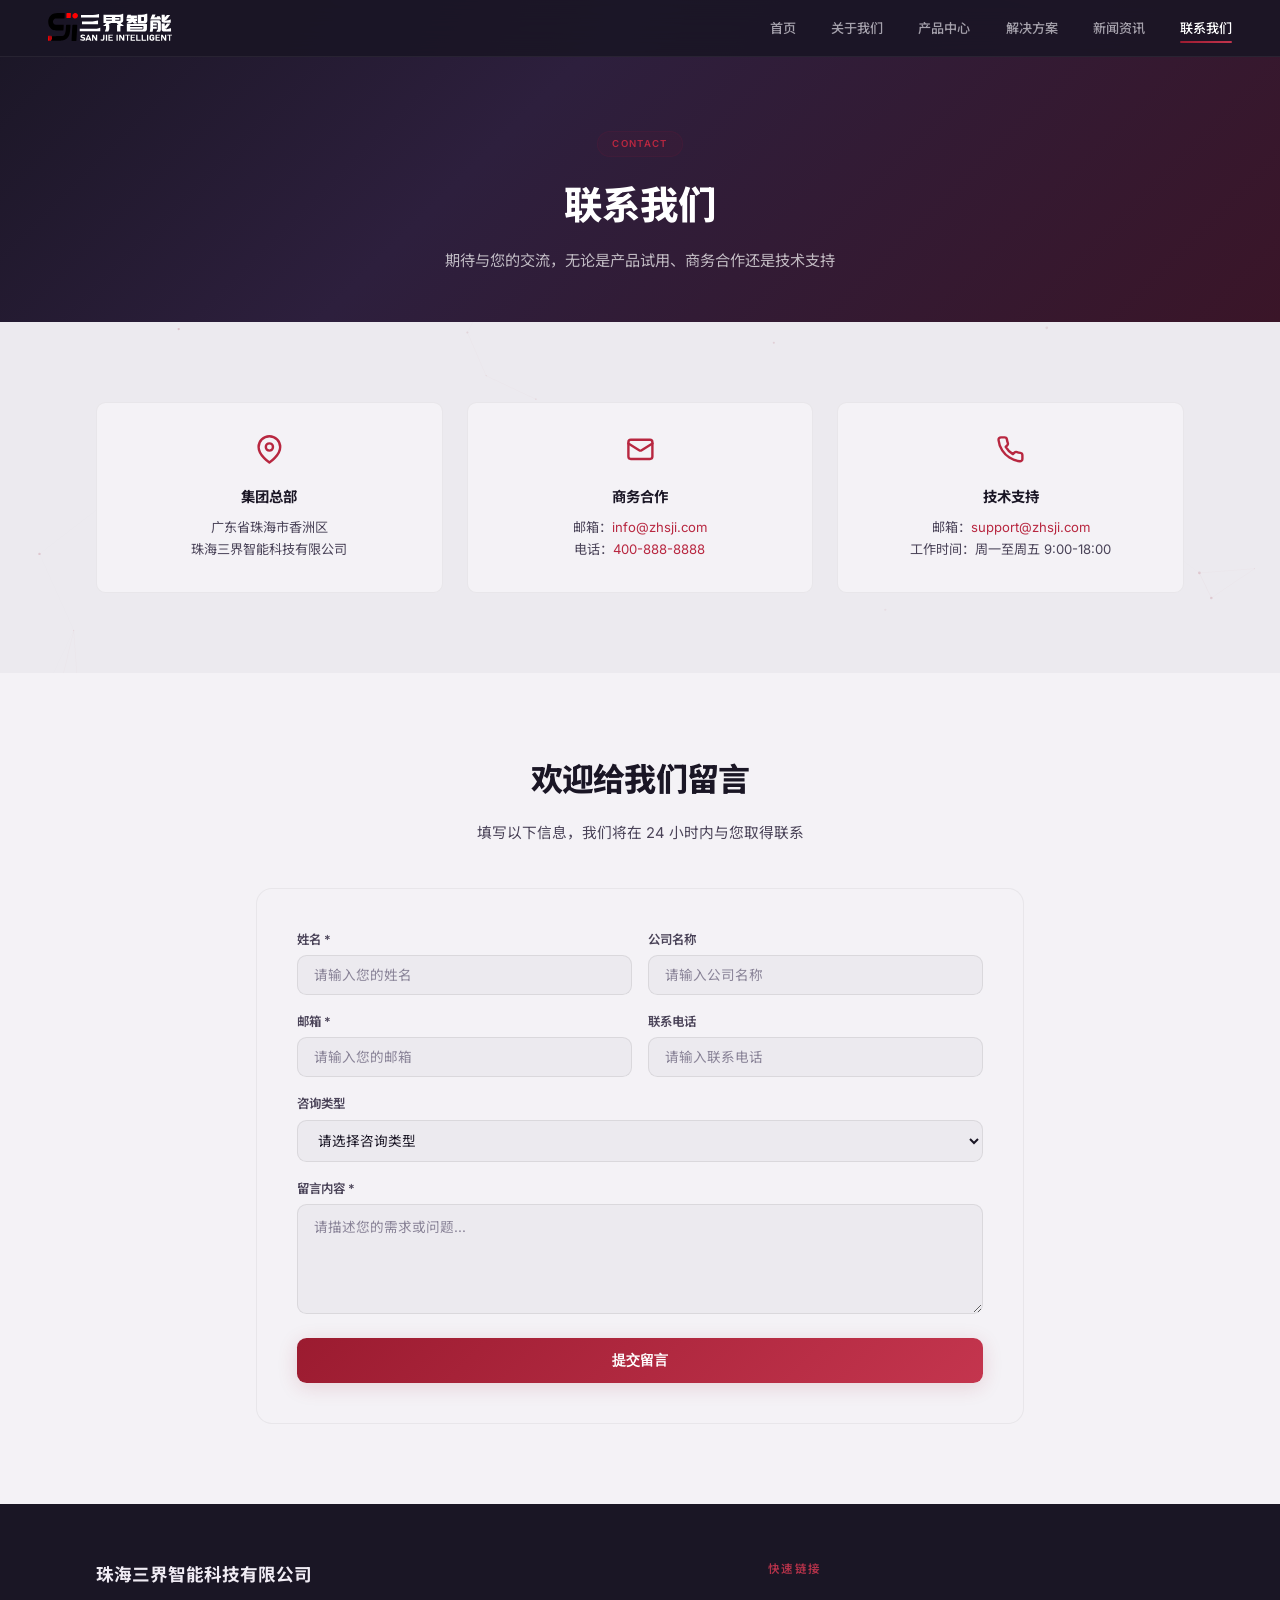
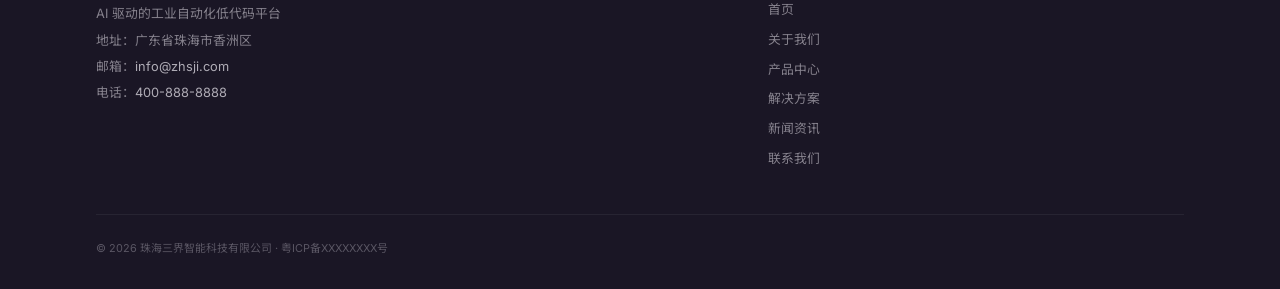
<file: contact.html>
<!DOCTYPE html>
<html lang="zh-CN">
<head>
<meta charset="UTF-8">
<meta name="viewport" content="width=device-width, initial-scale=1.0">
<title>联系我们 — 珠海三界智能科技有限公司</title>
<meta name="description" content="联系珠海三界智能科技有限公司，获取 PromptLogic 产品试用、商务合作及技术支持。">
<link href="https://fonts.googleapis.com/css2?family=Inter:wght@300;400;500;600;700;800;900&family=Noto+Sans+SC:wght@300;400;500;700;900&display=swap" rel="stylesheet">
<link rel="stylesheet" href="styles.css">
</head>
<body>
<canvas id="particles"></canvas>

<section class="page-hero">
  <div class="container">
    <div class="section-label">CONTACT</div>
    <h1>联系我们</h1>
    <p class="page-desc">期待与您的交流，无论是产品试用、商务合作还是技术支持</p>
  </div>
</section>

<!-- Contact Cards -->
<section>
  <div class="container">
    <div class="contact-cards">
      <div class="contact-card fade-up">
        <svg xmlns="http://www.w3.org/2000/svg" width="24" height="24" viewBox="0 0 24 24" fill="none" stroke="currentColor" stroke-width="2" stroke-linecap="round" stroke-linejoin="round"><path d="M21 10c0 7-9 13-9 13s-9-6-9-13a9 9 0 0 1 18 0z"/><circle cx="12" cy="10" r="3"/></svg>
        <h4>集团总部</h4>
        <p>广东省珠海市香洲区</p>
        <p>珠海三界智能科技有限公司</p>
      </div>
      <div class="contact-card fade-up">
        <svg xmlns="http://www.w3.org/2000/svg" width="24" height="24" viewBox="0 0 24 24" fill="none" stroke="currentColor" stroke-width="2" stroke-linecap="round" stroke-linejoin="round"><rect x="2" y="4" width="20" height="16" rx="2"/><path d="m22 7-8.97 5.7a1.94 1.94 0 0 1-2.06 0L2 7"/></svg>
        <h4>商务合作</h4>
        <p>邮箱：<a href="mailto:info@zhsji.com">info@zhsji.com</a></p>
        <p>电话：<a href="tel:400-888-8888">400-888-8888</a></p>
      </div>
      <div class="contact-card fade-up">
        <svg xmlns="http://www.w3.org/2000/svg" width="24" height="24" viewBox="0 0 24 24" fill="none" stroke="currentColor" stroke-width="2" stroke-linecap="round" stroke-linejoin="round"><path d="M22 16.92v3a2 2 0 0 1-2.18 2 19.79 19.79 0 0 1-8.63-3.07 19.5 19.5 0 0 1-6-6 19.79 19.79 0 0 1-3.07-8.67A2 2 0 0 1 4.11 2h3a2 2 0 0 1 2 1.72 12.84 12.84 0 0 0 .7 2.81 2 2 0 0 1-.45 2.11L8.09 9.91a16 16 0 0 0 6 6l1.27-1.27a2 2 0 0 1 2.11-.45 12.84 12.84 0 0 0 2.81.7A2 2 0 0 1 22 16.92z"/></svg>
        <h4>技术支持</h4>
        <p>邮箱：<a href="mailto:support@zhsji.com">support@zhsji.com</a></p>
        <p>工作时间：周一至周五 9:00-18:00</p>
      </div>
    </div>
  </div>
</section>

<!-- Contact Form -->
<section class="section-alt">
  <div class="container">
    <div class="section-center">
      <h2 class="section-title fade-up">欢迎给我们留言</h2>
      <p class="section-desc fade-up">填写以下信息，我们将在 24 小时内与您取得联系</p>
    </div>
    <div class="contact-form-wrap fade-up">
      <form id="contactForm" onsubmit="return handleSubmit(event)">
        <div class="form-row">
          <div class="form-group">
            <label for="name">姓名 *</label>
            <input type="text" id="name" class="form-input" placeholder="请输入您的姓名" required>
          </div>
          <div class="form-group">
            <label for="company">公司名称</label>
            <input type="text" id="company" class="form-input" placeholder="请输入公司名称">
          </div>
        </div>
        <div class="form-row">
          <div class="form-group">
            <label for="email">邮箱 *</label>
            <input type="email" id="email" class="form-input" placeholder="请输入您的邮箱" required>
          </div>
          <div class="form-group">
            <label for="phone">联系电话</label>
            <input type="tel" id="phone" class="form-input" placeholder="请输入联系电话">
          </div>
        </div>
        <div class="form-group">
          <label for="subject">咨询类型</label>
          <select id="subject" class="form-input">
            <option value="">请选择咨询类型</option>
            <option value="trial">产品试用</option>
            <option value="quote">获取报价</option>
            <option value="cooperation">商务合作</option>
            <option value="support">技术支持</option>
            <option value="other">其他咨询</option>
          </select>
        </div>
        <div class="form-group">
          <label for="message">留言内容 *</label>
          <textarea id="message" class="form-input" placeholder="请描述您的需求或问题..." required></textarea>
        </div>
        <button type="submit" class="btn btn-primary" style="width:100%;justify-content:center;padding:.8rem">提交留言</button>
      </form>
    </div>
  </div>
</section>

<script>
function handleSubmit(e) {
  e.preventDefault();
  var btn = e.target.querySelector('button[type="submit"]');
  btn.textContent = '提交中...';
  btn.disabled = true;
  setTimeout(function() {
    btn.textContent = '提交成功！';
    btn.style.background = '#16a34a';
    e.target.reset();
    setTimeout(function() {
      btn.textContent = '提交留言';
      btn.style.background = '';
      btn.disabled = false;
    }, 2500);
  }, 1200);
  return false;
}
</script>
<script src="components.js"></script>
</body>
</html>
</file>
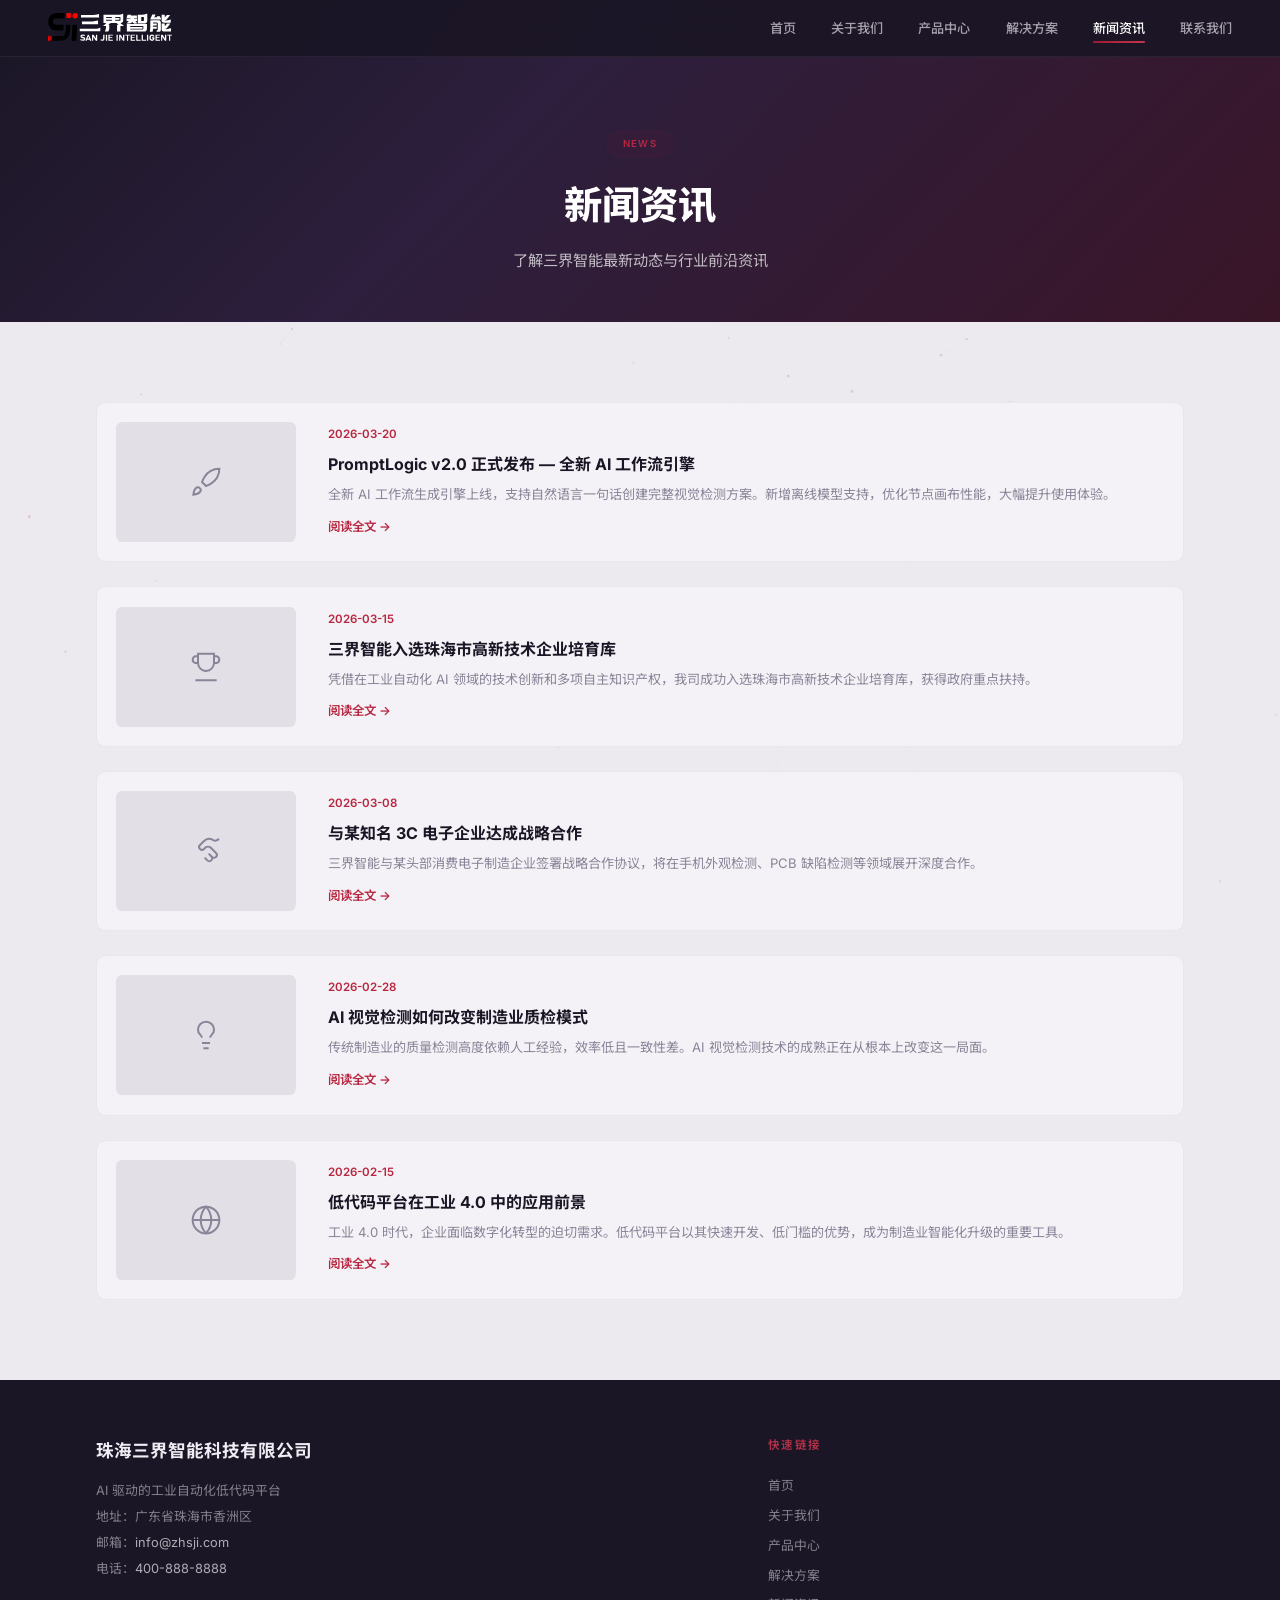
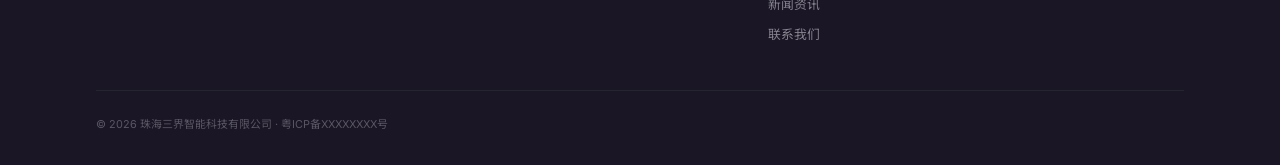
<file: news.html>
<!DOCTYPE html>
<html lang="zh-CN">
<head>
<meta charset="UTF-8">
<meta name="viewport" content="width=device-width, initial-scale=1.0">
<title>新闻资讯 — 珠海三界智能科技有限公司</title>
<meta name="description" content="了解珠海三界智能科技有限公司的最新动态、行业资讯与技术分享。">
<link href="https://fonts.googleapis.com/css2?family=Inter:wght@300;400;500;600;700;800;900&family=Noto+Sans+SC:wght@300;400;500;700;900&display=swap" rel="stylesheet">
<link rel="stylesheet" href="styles.css">
</head>
<body>
<canvas id="particles"></canvas>

<section class="page-hero">
  <div class="container">
    <div class="section-label">NEWS</div>
    <h1>新闻资讯</h1>
    <p class="page-desc">了解三界智能最新动态与行业前沿资讯</p>
  </div>
</section>

<!-- News List -->
<section>
  <div class="container">
    <div class="news-list-grid">
      <div class="news-row fade-up">
        <div class="news-thumb">
          <svg xmlns="http://www.w3.org/2000/svg" width="32" height="32" viewBox="0 0 24 24" fill="none" stroke="currentColor" stroke-width="1.5" style="color:var(--text3)"><path d="M4.5 16.5c-1.5 1.26-2 5-2 5s3.74-.5 5-2c.71-.84.7-2.13-.09-2.91a2.18 2.18 0 0 0-2.91-.09z"/><path d="M12 15l-3-3a22 22 0 0 1 2-3.95A12.88 12.88 0 0 1 22 2c0 2.72-.78 7.5-6 11a22.35 22.35 0 0 1-4 2z"/></svg>
        </div>
        <div class="news-body">
          <div class="news-date">2026-03-20</div>
          <h3>PromptLogic v2.0 正式发布 — 全新 AI 工作流引擎</h3>
          <p>全新 AI 工作流生成引擎上线，支持自然语言一句话创建完整视觉检测方案。新增离线模型支持，优化节点画布性能，大幅提升使用体验。</p>
          <a href="#" class="news-more">阅读全文 →</a>
        </div>
      </div>
      <div class="news-row fade-up">
        <div class="news-thumb">
          <svg xmlns="http://www.w3.org/2000/svg" width="32" height="32" viewBox="0 0 24 24" fill="none" stroke="currentColor" stroke-width="1.5" style="color:var(--text3)"><path d="M6 9H4.5a2.5 2.5 0 0 1 0-5H6"/><path d="M18 9h1.5a2.5 2.5 0 0 0 0-5H18"/><path d="M4 22h16"/><path d="M18 2H6v7a6 6 0 0 0 12 0V2Z"/></svg>
        </div>
        <div class="news-body">
          <div class="news-date">2026-03-15</div>
          <h3>三界智能入选珠海市高新技术企业培育库</h3>
          <p>凭借在工业自动化 AI 领域的技术创新和多项自主知识产权，我司成功入选珠海市高新技术企业培育库，获得政府重点扶持。</p>
          <a href="#" class="news-more">阅读全文 →</a>
        </div>
      </div>
      <div class="news-row fade-up">
        <div class="news-thumb">
          <svg xmlns="http://www.w3.org/2000/svg" width="32" height="32" viewBox="0 0 24 24" fill="none" stroke="currentColor" stroke-width="1.5" style="color:var(--text3)"><path d="m11 17 2 2a1 1 0 1 0 3-3"/><path d="m14 14 2.5 2.5a1 1 0 1 0 3-3l-3.88-3.88a3 3 0 0 0-4.24 0l-.88.88a1 1 0 1 1-3-3l2.81-2.81a5.79 5.79 0 0 1 7.06-.87l.47.28a2 2 0 0 0 1.68.05l2.37-1.15"/></svg>
        </div>
        <div class="news-body">
          <div class="news-date">2026-03-08</div>
          <h3>与某知名 3C 电子企业达成战略合作</h3>
          <p>三界智能与某头部消费电子制造企业签署战略合作协议，将在手机外观检测、PCB 缺陷检测等领域展开深度合作。</p>
          <a href="#" class="news-more">阅读全文 →</a>
        </div>
      </div>
      <div class="news-row fade-up">
        <div class="news-thumb">
          <svg xmlns="http://www.w3.org/2000/svg" width="32" height="32" viewBox="0 0 24 24" fill="none" stroke="currentColor" stroke-width="1.5" style="color:var(--text3)"><path d="M15 14c.2-1 .7-1.7 1.5-2.5 1-.9 1.5-2.2 1.5-3.5A6 6 0 0 0 6 8c0 1 .2 2.2 1.5 3.5.7.7 1.3 1.5 1.5 2.5"/><path d="M9 18h6"/><path d="M10 22h4"/></svg>
        </div>
        <div class="news-body">
          <div class="news-date">2026-02-28</div>
          <h3>AI 视觉检测如何改变制造业质检模式</h3>
          <p>传统制造业的质量检测高度依赖人工经验，效率低且一致性差。AI 视觉检测技术的成熟正在从根本上改变这一局面。</p>
          <a href="#" class="news-more">阅读全文 →</a>
        </div>
      </div>
      <div class="news-row fade-up">
        <div class="news-thumb">
          <svg xmlns="http://www.w3.org/2000/svg" width="32" height="32" viewBox="0 0 24 24" fill="none" stroke="currentColor" stroke-width="1.5" style="color:var(--text3)"><circle cx="12" cy="12" r="10"/><line x1="2" y1="12" x2="22" y2="12"/><path d="M12 2a15.3 15.3 0 0 1 4 10 15.3 15.3 0 0 1-4 10 15.3 15.3 0 0 1-4-10 15.3 15.3 0 0 1 4-10z"/></svg>
        </div>
        <div class="news-body">
          <div class="news-date">2026-02-15</div>
          <h3>低代码平台在工业 4.0 中的应用前景</h3>
          <p>工业 4.0 时代，企业面临数字化转型的迫切需求。低代码平台以其快速开发、低门槛的优势，成为制造业智能化升级的重要工具。</p>
          <a href="#" class="news-more">阅读全文 →</a>
        </div>
      </div>
    </div>
  </div>
</section>

<script src="components.js"></script>
</body>
</html>
</file>
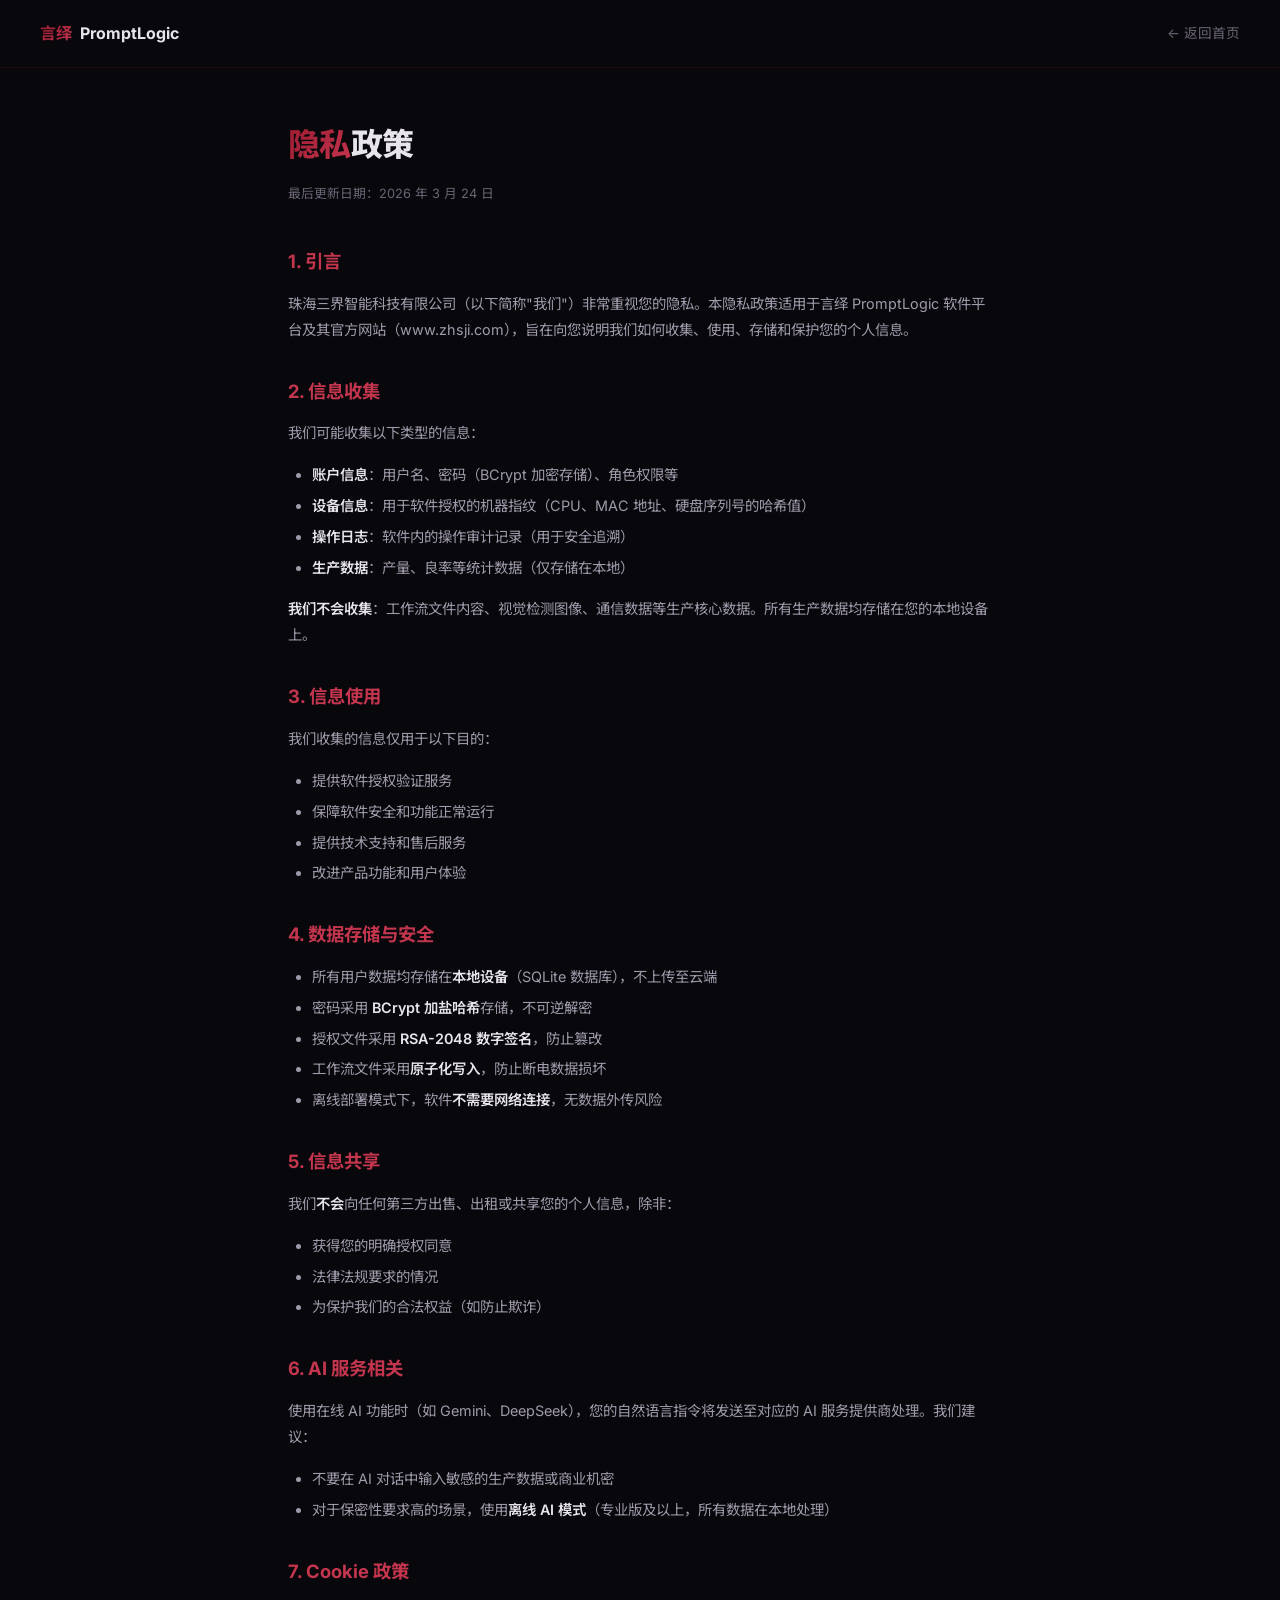
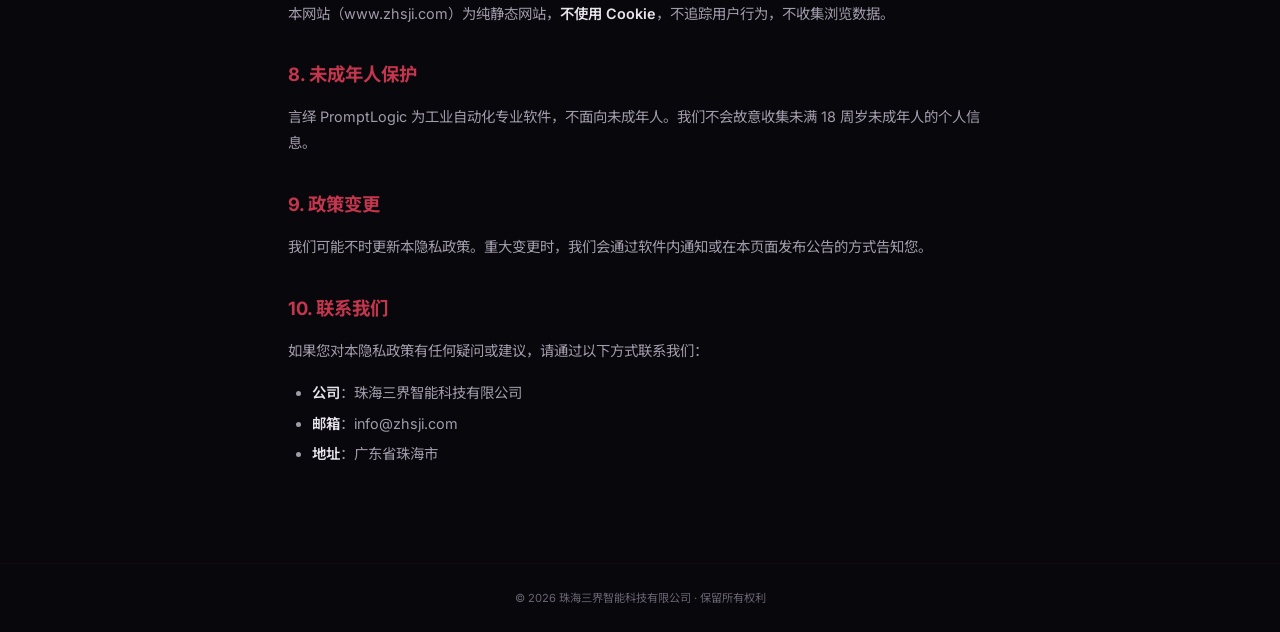
<file: privacy.html>
<!DOCTYPE html>
<html lang="zh-CN">
<head>
<meta charset="UTF-8">
<meta name="viewport" content="width=device-width, initial-scale=1.0">
<title>隐私政策 — 言绎 PromptLogic</title>
<meta name="description" content="言绎 PromptLogic 隐私政策，了解我们如何保护您的数据安全。">
<link href="https://fonts.googleapis.com/css2?family=Inter:wght@300;400;500;600;700&family=Noto+Sans+SC:wght@300;400;500;700&display=swap" rel="stylesheet">
<style>
*{margin:0;padding:0;box-sizing:border-box}
:root{--bg:#08080c;--bg2:#100d14;--wine:#9b1b30;--wine-light:#c4354e;--gold:#c9a96e;--text:#e8e4ec;--text2:#a09aaa;--text3:#6b6474;--grad1:linear-gradient(135deg,#9b1b30,#c4354e);--radius:.6rem}
html{font-size:16px;scroll-behavior:smooth}
body{font-family:'Inter','Noto Sans SC',sans-serif;background:var(--bg);color:var(--text);line-height:1.8}
a{color:var(--wine-light);text-decoration:none}
a:hover{color:var(--gold)}
::selection{background:var(--wine);color:#fff}

.header{padding:1.2rem 2.5rem;border-bottom:1px solid rgba(155,27,48,.15);display:flex;align-items:center;justify-content:space-between}
.header a.brand{display:flex;align-items:center;gap:.5rem;font-size:1rem;font-weight:700;color:var(--text)}
.header .hl{background:var(--grad1);-webkit-background-clip:text;-webkit-text-fill-color:transparent}

.content{max-width:48rem;margin:0 auto;padding:3rem 2rem 5rem}
h1{font-size:2rem;font-weight:800;margin-bottom:.5rem;letter-spacing:-.02em}
h1 .hl{background:var(--grad1);-webkit-background-clip:text;-webkit-text-fill-color:transparent}
.updated{font-size:.8rem;color:var(--text3);margin-bottom:2.5rem}
h2{font-size:1.15rem;font-weight:700;margin:2rem 0 .8rem;color:var(--wine-light)}
h2:first-of-type{margin-top:0}
p{font-size:.9rem;color:var(--text2);margin-bottom:1rem}
ul{margin:0 0 1rem 1.5rem;font-size:.9rem;color:var(--text2)}
li{margin-bottom:.3rem}
strong{color:var(--text);font-weight:600}

.footer{border-top:1px solid rgba(155,27,48,.1);padding:1.5rem 2.5rem;text-align:center;font-size:.7rem;color:var(--text3)}
</style>
</head>
<body>

<div class="header">
  <a href="index.html" class="brand"><span class="hl">言绎</span> PromptLogic</a>
  <a href="index.html" style="font-size:.85rem;color:var(--text3)">← 返回首页</a>
</div>

<div class="content">
  <h1><span class="hl">隐私</span>政策</h1>
  <div class="updated">最后更新日期：2026 年 3 月 24 日</div>

  <h2>1. 引言</h2>
  <p>珠海三界智能科技有限公司（以下简称"我们"）非常重视您的隐私。本隐私政策适用于言绎 PromptLogic 软件平台及其官方网站（www.zhsji.com），旨在向您说明我们如何收集、使用、存储和保护您的个人信息。</p>

  <h2>2. 信息收集</h2>
  <p>我们可能收集以下类型的信息：</p>
  <ul>
    <li><strong>账户信息</strong>：用户名、密码（BCrypt 加密存储）、角色权限等</li>
    <li><strong>设备信息</strong>：用于软件授权的机器指纹（CPU、MAC 地址、硬盘序列号的哈希值）</li>
    <li><strong>操作日志</strong>：软件内的操作审计记录（用于安全追溯）</li>
    <li><strong>生产数据</strong>：产量、良率等统计数据（仅存储在本地）</li>
  </ul>
  <p><strong>我们不会收集</strong>：工作流文件内容、视觉检测图像、通信数据等生产核心数据。所有生产数据均存储在您的本地设备上。</p>

  <h2>3. 信息使用</h2>
  <p>我们收集的信息仅用于以下目的：</p>
  <ul>
    <li>提供软件授权验证服务</li>
    <li>保障软件安全和功能正常运行</li>
    <li>提供技术支持和售后服务</li>
    <li>改进产品功能和用户体验</li>
  </ul>

  <h2>4. 数据存储与安全</h2>
  <ul>
    <li>所有用户数据均存储在<strong>本地设备</strong>（SQLite 数据库），不上传至云端</li>
    <li>密码采用 <strong>BCrypt 加盐哈希</strong>存储，不可逆解密</li>
    <li>授权文件采用 <strong>RSA-2048 数字签名</strong>，防止篡改</li>
    <li>工作流文件采用<strong>原子化写入</strong>，防止断电数据损坏</li>
    <li>离线部署模式下，软件<strong>不需要网络连接</strong>，无数据外传风险</li>
  </ul>

  <h2>5. 信息共享</h2>
  <p>我们<strong>不会</strong>向任何第三方出售、出租或共享您的个人信息，除非：</p>
  <ul>
    <li>获得您的明确授权同意</li>
    <li>法律法规要求的情况</li>
    <li>为保护我们的合法权益（如防止欺诈）</li>
  </ul>

  <h2>6. AI 服务相关</h2>
  <p>使用在线 AI 功能时（如 Gemini、DeepSeek），您的自然语言指令将发送至对应的 AI 服务提供商处理。我们建议：</p>
  <ul>
    <li>不要在 AI 对话中输入敏感的生产数据或商业机密</li>
    <li>对于保密性要求高的场景，使用<strong>离线 AI 模式</strong>（专业版及以上，所有数据在本地处理）</li>
  </ul>

  <h2>7. Cookie 政策</h2>
  <p>本网站（www.zhsji.com）为纯静态网站，<strong>不使用 Cookie</strong>，不追踪用户行为，不收集浏览数据。</p>

  <h2>8. 未成年人保护</h2>
  <p>言绎 PromptLogic 为工业自动化专业软件，不面向未成年人。我们不会故意收集未满 18 周岁未成年人的个人信息。</p>

  <h2>9. 政策变更</h2>
  <p>我们可能不时更新本隐私政策。重大变更时，我们会通过软件内通知或在本页面发布公告的方式告知您。</p>

  <h2>10. 联系我们</h2>
  <p>如果您对本隐私政策有任何疑问或建议，请通过以下方式联系我们：</p>
  <ul>
    <li><strong>公司</strong>：珠海三界智能科技有限公司</li>
    <li><strong>邮箱</strong>：info@zhsji.com</li>
    <li><strong>地址</strong>：广东省珠海市</li>
  </ul>
</div>

<div class="footer">© 2026 珠海三界智能科技有限公司 · 保留所有权利</div>

</body>
</html>
</file>
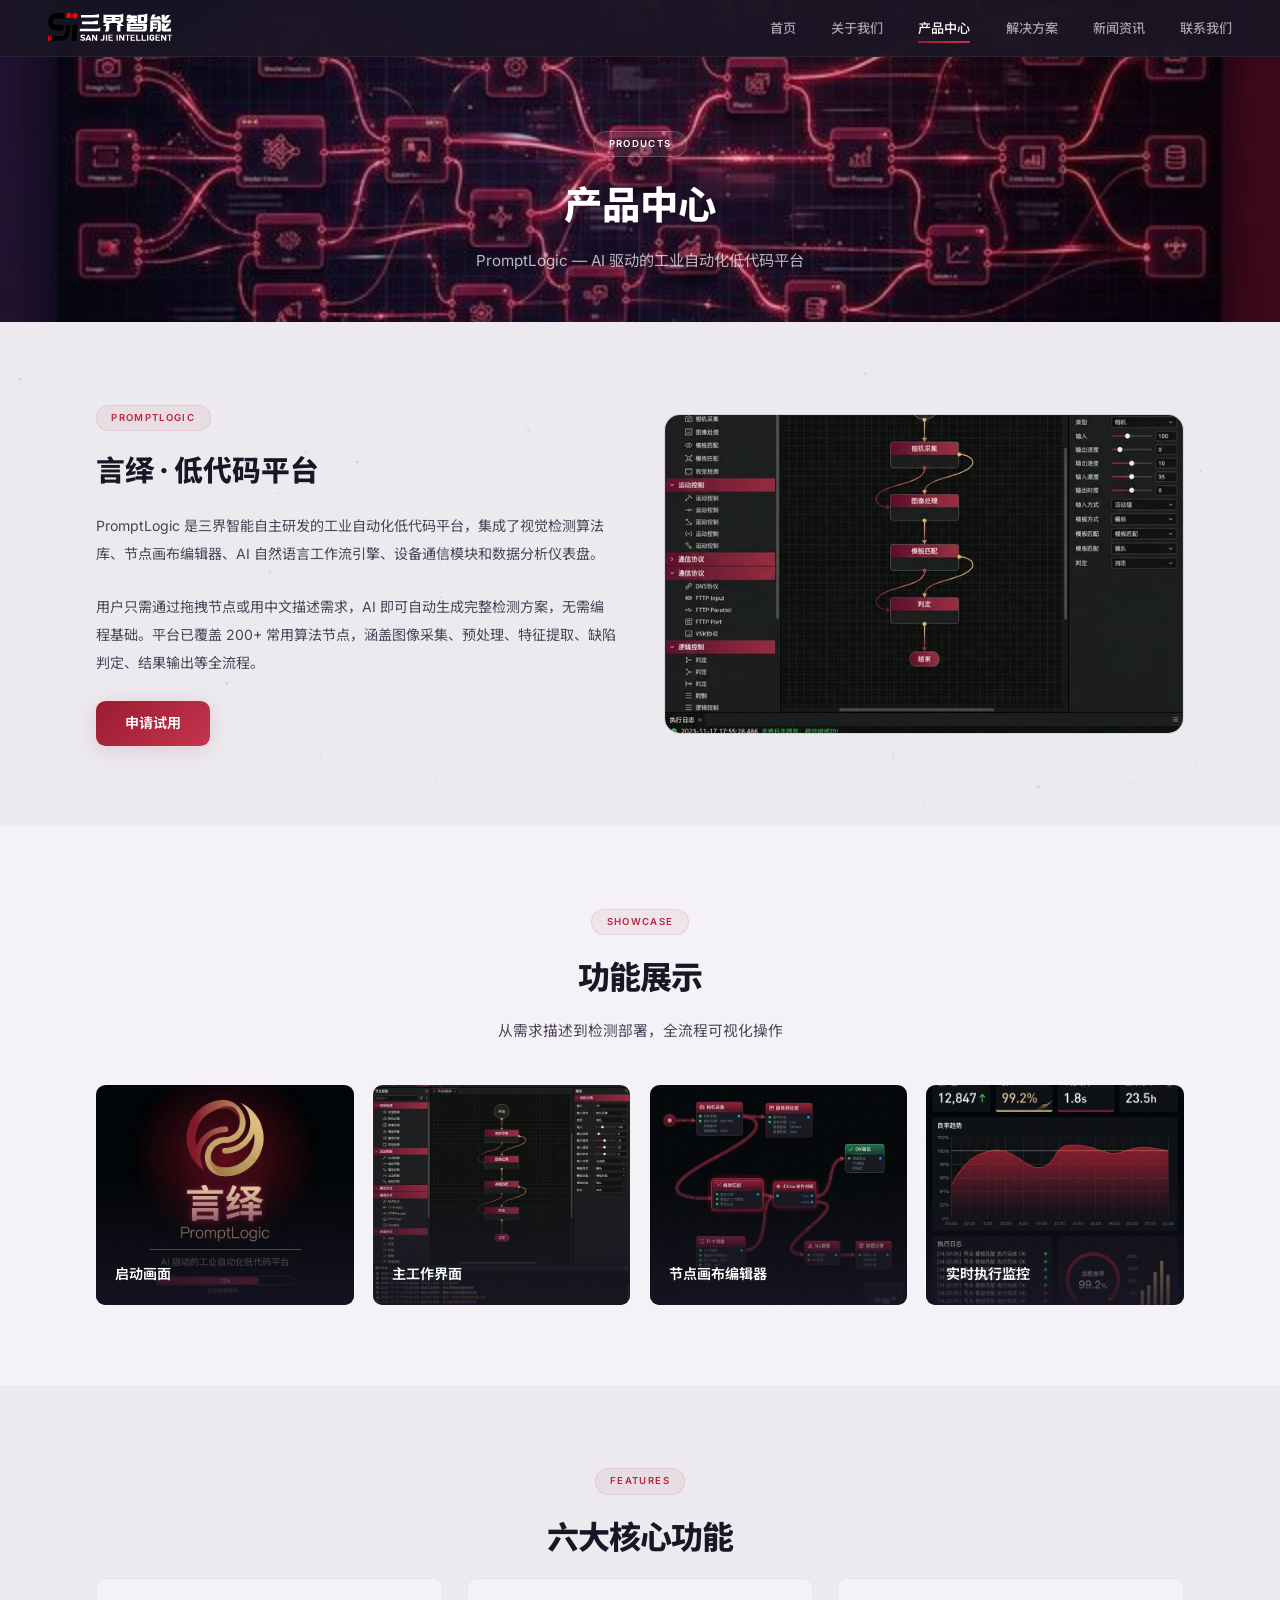
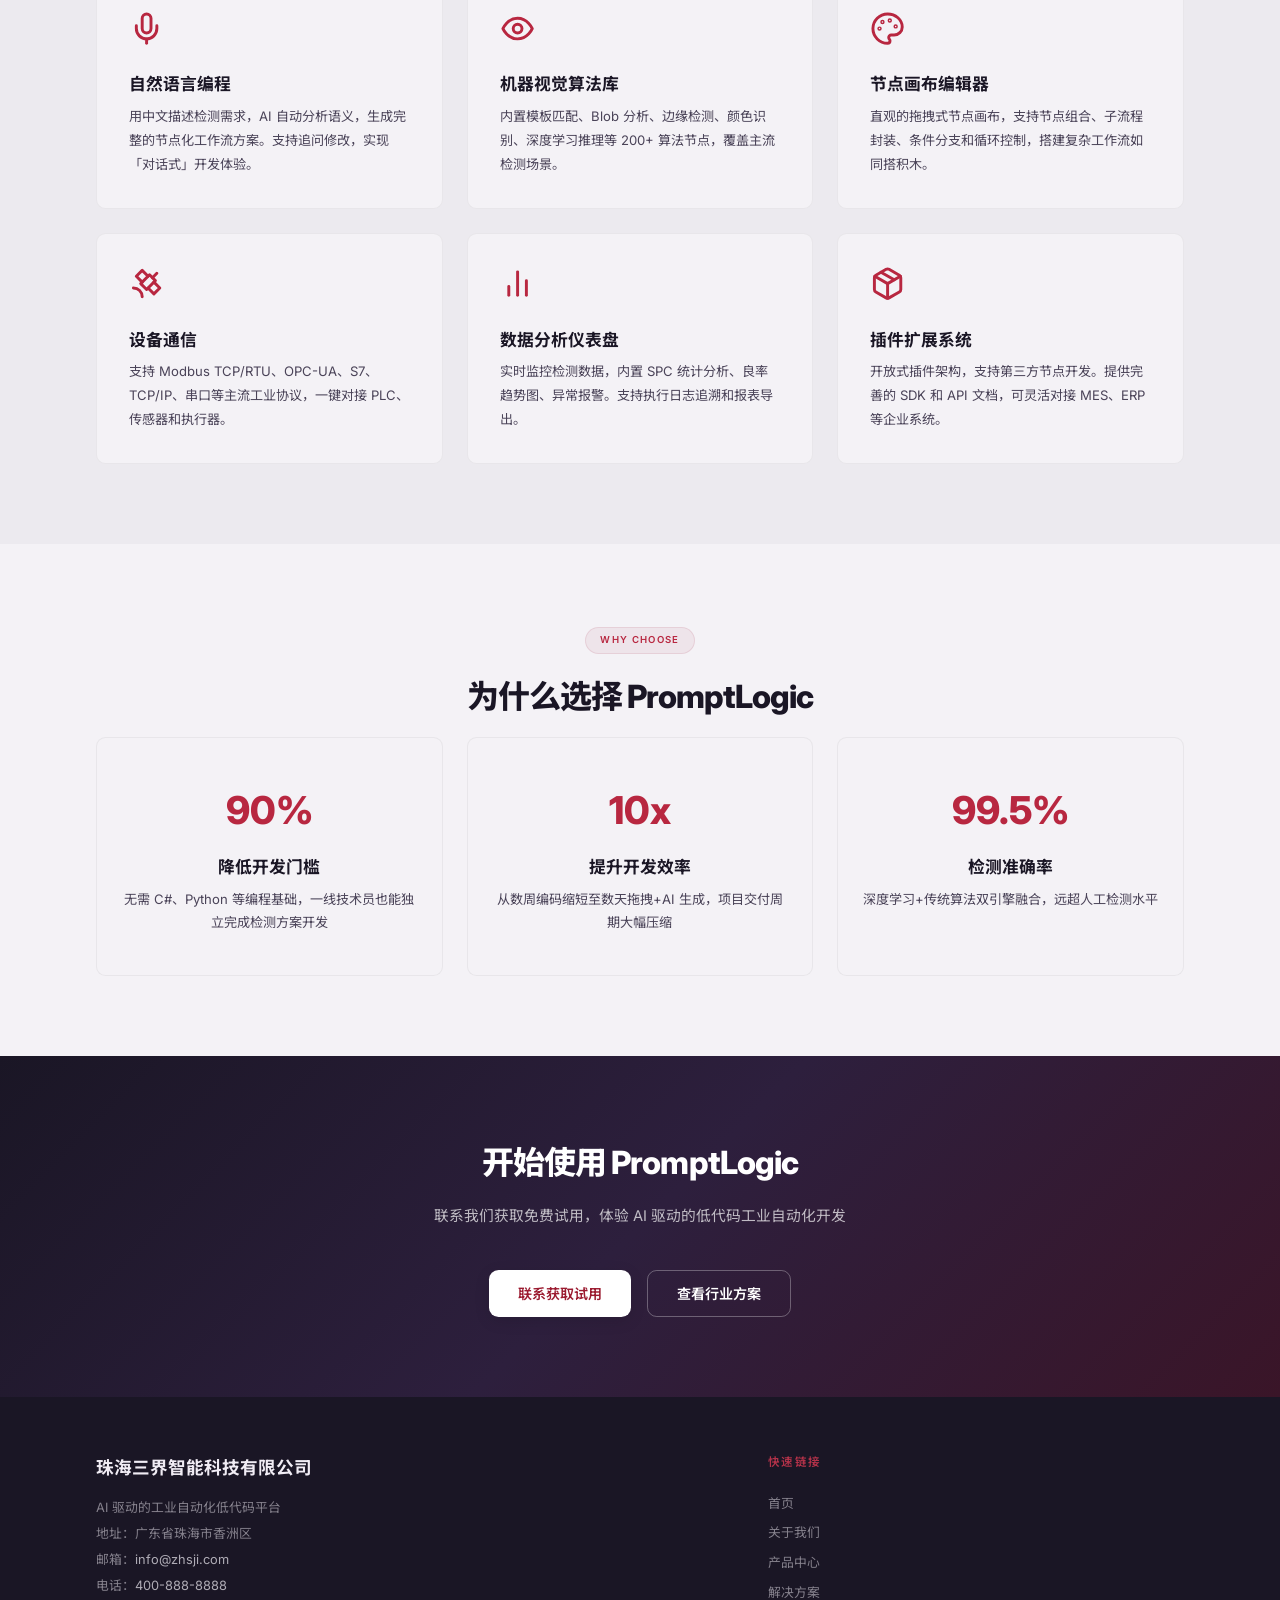
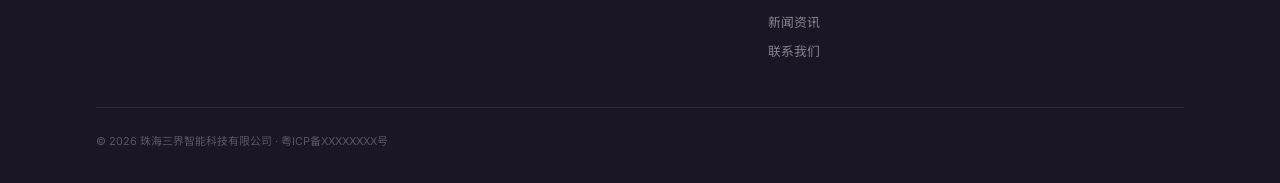
<file: products.html>
<!DOCTYPE html>
<html lang="zh-CN">
<head>
<meta charset="UTF-8">
<meta name="viewport" content="width=device-width, initial-scale=1.0">
<title>产品中心 — 珠海三界智能科技有限公司</title>
<meta name="description" content="PromptLogic（言绎）工业自动化低代码平台 — 拖拽编程、AI 工作流、视觉检测、设备通信一站式解决。">
<link href="https://fonts.googleapis.com/css2?family=Inter:wght@300;400;500;600;700;800;900&family=Noto+Sans+SC:wght@300;400;500;700;900&display=swap" rel="stylesheet">
<link rel="stylesheet" href="styles.css">
</head>
<body>
<canvas id="particles"></canvas>

<section class="page-hero" style="background:url('images/banner2.png') center/cover no-repeat">
  <div class="container">
    <div class="section-label" style="border-color:rgba(255,255,255,.2);background:rgba(255,255,255,.08);color:#fff">PRODUCTS</div>
    <h1>产品中心</h1>
    <p class="page-desc">PromptLogic — AI 驱动的工业自动化低代码平台</p>
  </div>
</section>

<!-- Product Intro -->
<section>
  <div class="container">
    <div class="about-preview">
      <div class="about-text fade-up">
        <div class="section-label">PROMPTLOGIC</div>
        <h2>言绎 · 低代码平台</h2>
        <p>PromptLogic 是三界智能自主研发的工业自动化低代码平台，集成了视觉检测算法库、节点画布编辑器、AI 自然语言工作流引擎、设备通信模块和数据分析仪表盘。</p>
        <p>用户只需通过拖拽节点或用中文描述需求，AI 即可自动生成完整检测方案，无需编程基础。平台已覆盖 200+ 常用算法节点，涵盖图像采集、预处理、特征提取、缺陷判定、结果输出等全流程。</p>
        <a href="contact.html" class="btn btn-primary">申请试用</a>
      </div>
      <div class="about-img fade-up">
        <img src="images/main_interface.png" alt="PromptLogic 主界面">
      </div>
    </div>
  </div>
</section>

<!-- Product Showcase Gallery -->
<section class="section-alt">
  <div class="container">
    <div class="section-center">
      <div class="section-label fade-up">SHOWCASE</div>
      <h2 class="section-title fade-up">功能展示</h2>
      <p class="section-desc fade-up">从需求描述到检测部署，全流程可视化操作</p>
    </div>
    <div class="case-grid">
      <div class="case-item fade-up">
        <img src="images/splash.png" alt="启动画面">
        <div class="case-overlay"><h4>启动画面</h4></div>
      </div>
      <div class="case-item fade-up">
        <img src="images/main_interface.png" alt="主工作界面">
        <div class="case-overlay"><h4>主工作界面</h4></div>
      </div>
      <div class="case-item fade-up">
        <img src="images/canvas.png" alt="节点画布">
        <div class="case-overlay"><h4>节点画布编辑器</h4></div>
      </div>
      <div class="case-item fade-up">
        <img src="images/monitoring.png" alt="执行监控">
        <div class="case-overlay"><h4>实时执行监控</h4></div>
      </div>
    </div>
  </div>
</section>

<!-- Core Features (6) -->
<section>
  <div class="container">
    <div class="section-center">
      <div class="section-label fade-up">FEATURES</div>
      <h2 class="section-title fade-up">六大核心功能</h2>
    </div>
    <div class="grid g3">
      <div class="card fade-up">
        <div class="icon"><svg xmlns="http://www.w3.org/2000/svg" width="24" height="24" viewBox="0 0 24 24" fill="none" stroke="currentColor" stroke-width="2" stroke-linecap="round" stroke-linejoin="round"><path d="M12 2a3 3 0 0 0-3 3v7a3 3 0 0 0 6 0V5a3 3 0 0 0-3-3Z"/><path d="M19 10v2a7 7 0 0 1-14 0v-2"/><line x1="12" y1="19" x2="12" y2="22"/></svg></div>
        <h3>自然语言编程</h3>
        <p>用中文描述检测需求，AI 自动分析语义，生成完整的节点化工作流方案。支持追问修改，实现「对话式」开发体验。</p>
      </div>
      <div class="card fade-up">
        <div class="icon"><svg xmlns="http://www.w3.org/2000/svg" width="24" height="24" viewBox="0 0 24 24" fill="none" stroke="currentColor" stroke-width="2" stroke-linecap="round" stroke-linejoin="round"><path d="M2 12s3-7 10-7 10 7 10 7-3 7-10 7-10-7-10-7Z"/><circle cx="12" cy="12" r="3"/></svg></div>
        <h3>机器视觉算法库</h3>
        <p>内置模板匹配、Blob 分析、边缘检测、颜色识别、深度学习推理等 200+ 算法节点，覆盖主流检测场景。</p>
      </div>
      <div class="card fade-up">
        <div class="icon"><svg xmlns="http://www.w3.org/2000/svg" width="24" height="24" viewBox="0 0 24 24" fill="none" stroke="currentColor" stroke-width="2" stroke-linecap="round" stroke-linejoin="round"><circle cx="13.5" cy="6.5" r=".5"/><circle cx="17.5" cy="10.5" r=".5"/><circle cx="8.5" cy="7.5" r=".5"/><circle cx="6.5" cy="12" r=".5"/><path d="M12 2C6.5 2 2 6.5 2 12s4.5 10 10 10c.926 0 1.648-.746 1.648-1.688 0-.437-.18-.835-.437-1.125-.29-.289-.438-.652-.438-1.125a1.64 1.64 0 0 1 1.668-1.668h1.996c3.051 0 5.555-2.503 5.555-5.554C21.965 6.012 17.461 2 12 2z"/></svg></div>
        <h3>节点画布编辑器</h3>
        <p>直观的拖拽式节点画布，支持节点组合、子流程封装、条件分支和循环控制，搭建复杂工作流如同搭积木。</p>
      </div>
      <div class="card fade-up">
        <div class="icon"><svg xmlns="http://www.w3.org/2000/svg" width="24" height="24" viewBox="0 0 24 24" fill="none" stroke="currentColor" stroke-width="2" stroke-linecap="round" stroke-linejoin="round"><path d="M13 7 9 3 5 7l4 4"/><path d="m17 11 4 4-4 4-4-4"/><path d="m8 12 4 4 6-6-4-4Z"/><path d="m16 8 3-3"/><path d="M9 21a6 6 0 0 0-6-6"/></svg></div>
        <h3>设备通信</h3>
        <p>支持 Modbus TCP/RTU、OPC-UA、S7、TCP/IP、串口等主流工业协议，一键对接 PLC、传感器和执行器。</p>
      </div>
      <div class="card fade-up">
        <div class="icon"><svg xmlns="http://www.w3.org/2000/svg" width="24" height="24" viewBox="0 0 24 24" fill="none" stroke="currentColor" stroke-width="2" stroke-linecap="round" stroke-linejoin="round"><line x1="18" y1="20" x2="18" y2="10"/><line x1="12" y1="20" x2="12" y2="4"/><line x1="6" y1="20" x2="6" y2="14"/></svg></div>
        <h3>数据分析仪表盘</h3>
        <p>实时监控检测数据，内置 SPC 统计分析、良率趋势图、异常报警。支持执行日志追溯和报表导出。</p>
      </div>
      <div class="card fade-up">
        <div class="icon"><svg xmlns="http://www.w3.org/2000/svg" width="24" height="24" viewBox="0 0 24 24" fill="none" stroke="currentColor" stroke-width="2" stroke-linecap="round" stroke-linejoin="round"><line x1="16.5" y1="9.4" x2="7.5" y2="4.21"/><path d="M21 16V8a2 2 0 0 0-1-1.73l-7-4a2 2 0 0 0-2 0l-7 4A2 2 0 0 0 3 8v8a2 2 0 0 0 1 1.73l7 4a2 2 0 0 0 2 0l7-4A2 2 0 0 0 21 16z"/><polyline points="3.27 6.96 12 12.01 20.73 6.96"/><line x1="12" y1="22.08" x2="12" y2="12"/></svg></div>
        <h3>插件扩展系统</h3>
        <p>开放式插件架构，支持第三方节点开发。提供完善的 SDK 和 API 文档，可灵活对接 MES、ERP 等企业系统。</p>
      </div>
    </div>
  </div>
</section>

<!-- Why Choose -->
<section class="section-alt">
  <div class="container">
    <div class="section-center">
      <div class="section-label fade-up">WHY CHOOSE</div>
      <h2 class="section-title fade-up">为什么选择 PromptLogic</h2>
    </div>
    <div class="grid g3">
      <div class="card fade-up" style="text-align:center;padding:2.5rem 1.5rem">
        <div style="font-size:2.4rem;font-weight:800;color:var(--wine-light);margin-bottom:.6rem">90%</div>
        <h3>降低开发门槛</h3>
        <p>无需 C#、Python 等编程基础，一线技术员也能独立完成检测方案开发</p>
      </div>
      <div class="card fade-up" style="text-align:center;padding:2.5rem 1.5rem">
        <div style="font-size:2.4rem;font-weight:800;color:var(--wine-light);margin-bottom:.6rem">10x</div>
        <h3>提升开发效率</h3>
        <p>从数周编码缩短至数天拖拽+AI 生成，项目交付周期大幅压缩</p>
      </div>
      <div class="card fade-up" style="text-align:center;padding:2.5rem 1.5rem">
        <div style="font-size:2.4rem;font-weight:800;color:var(--wine-light);margin-bottom:.6rem">99.5%</div>
        <h3>检测准确率</h3>
        <p>深度学习+传统算法双引擎融合，远超人工检测水平</p>
      </div>
    </div>
  </div>
</section>

<!-- CTA -->
<section style="text-align:center;background:linear-gradient(135deg,#1a1625,#2d1f3d 50%,#3a1528);color:#fff;padding:5rem 0">
  <div class="container">
    <h2 class="section-title fade-up" style="color:#fff">开始使用 PromptLogic</h2>
    <p class="section-desc fade-up" style="color:rgba(255,255,255,.7);margin-left:auto;margin-right:auto">联系我们获取免费试用，体验 AI 驱动的低代码工业自动化开发</p>
    <div style="display:flex;gap:1rem;justify-content:center" class="fade-up">
      <a href="contact.html" class="btn btn-white">联系获取试用</a>
      <a href="solutions.html" class="btn btn-outline" style="color:#fff;border-color:rgba(255,255,255,.3)">查看行业方案</a>
    </div>
  </div>
</section>

<script src="components.js"></script>
</body>
</html>
</file>
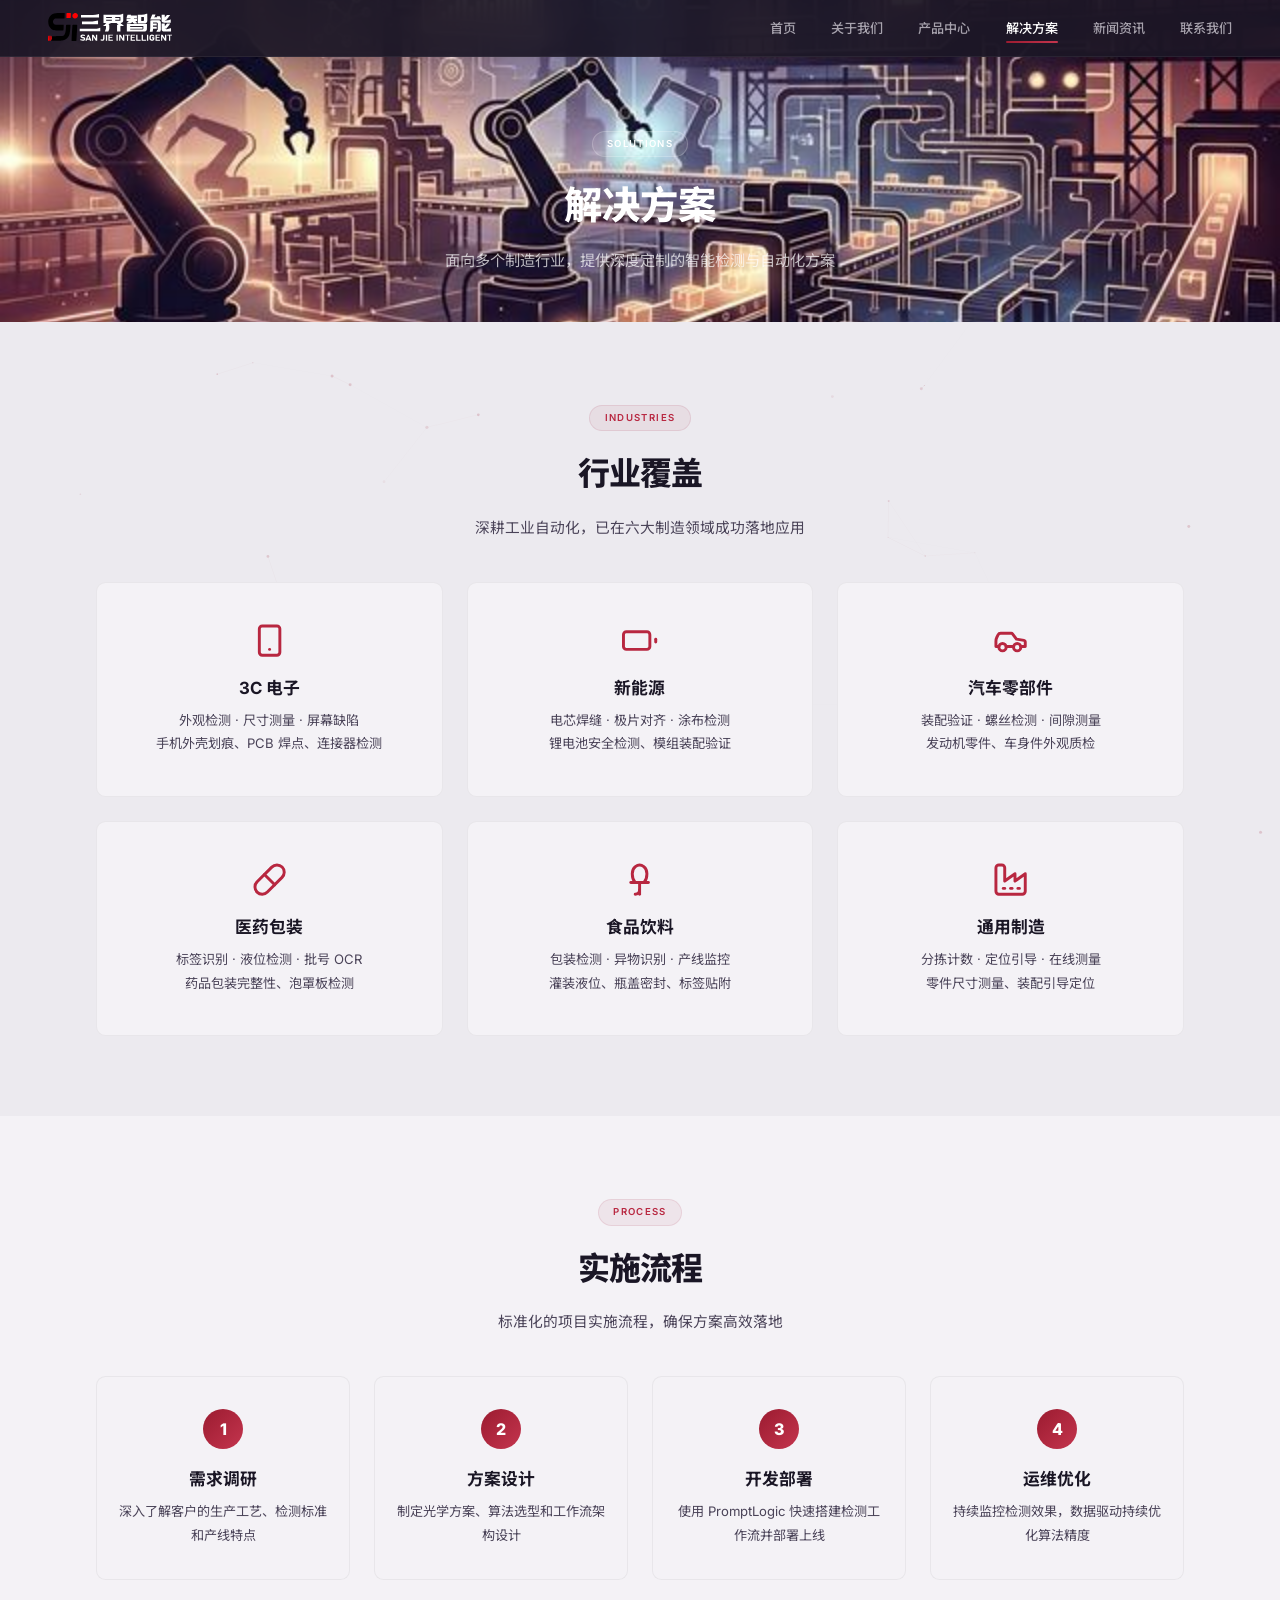
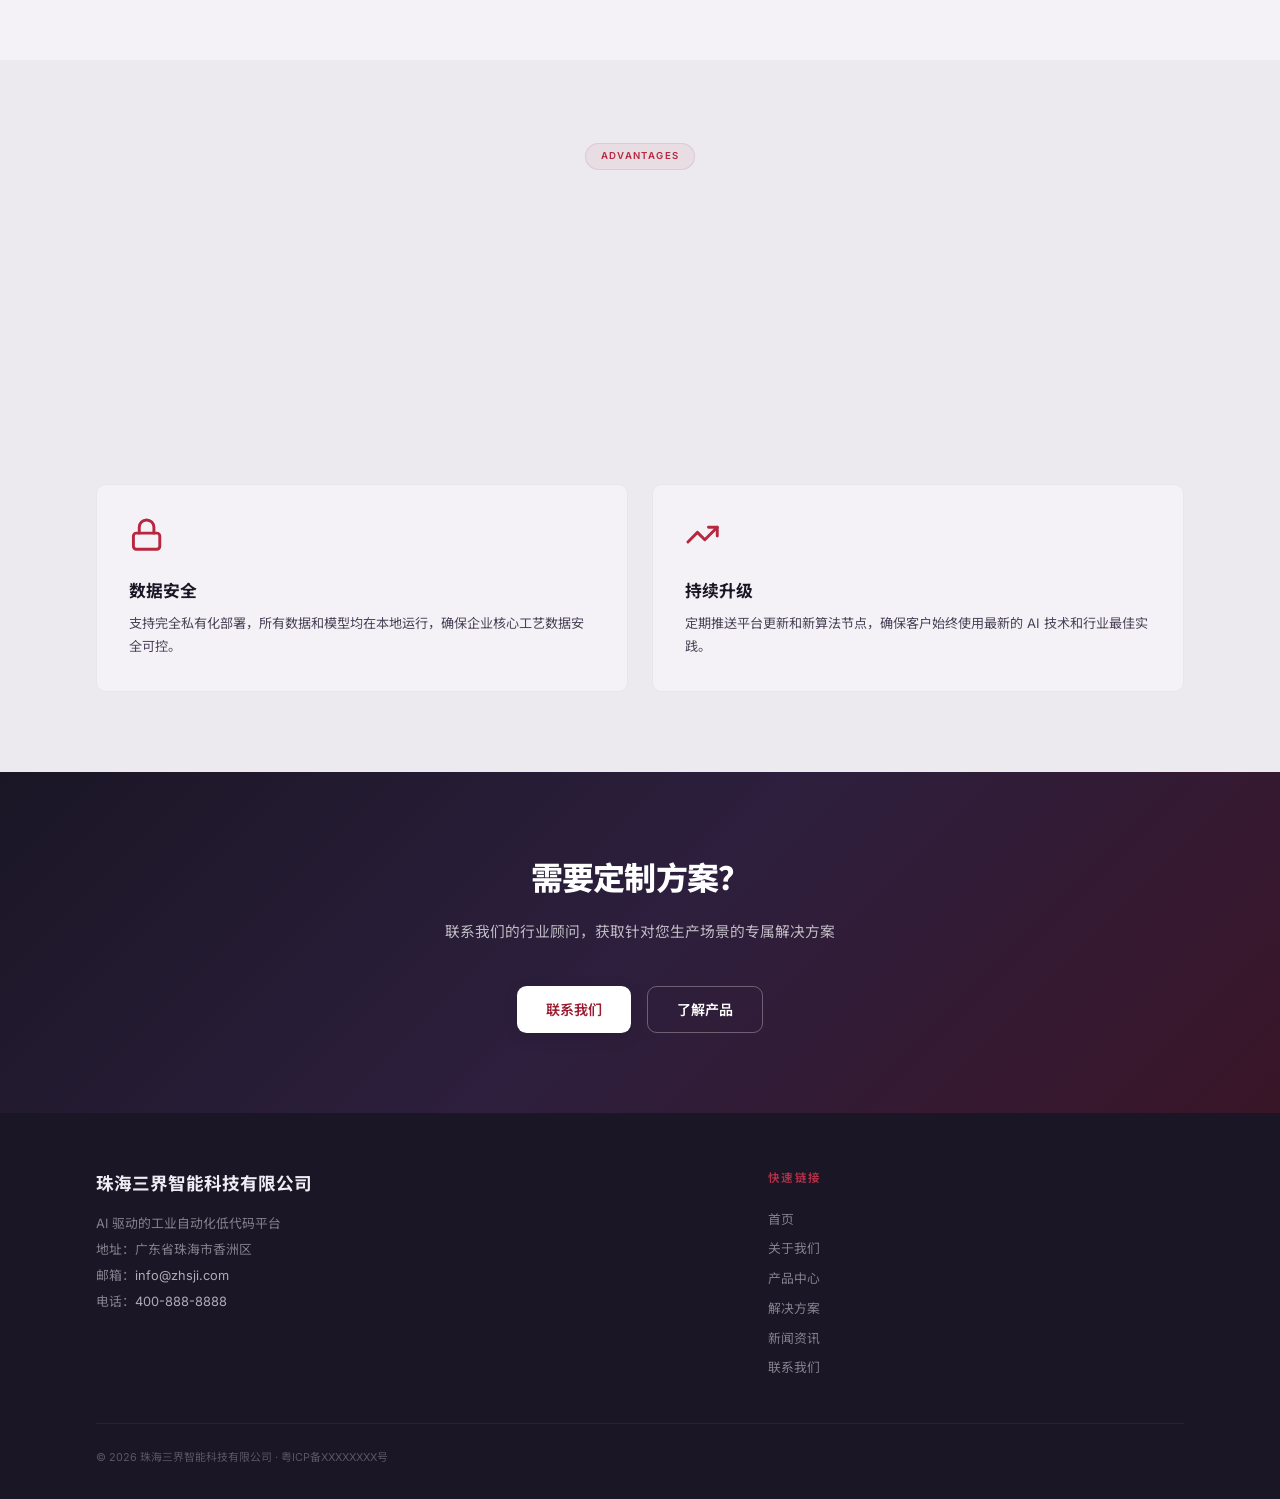
<file: solutions.html>
<!DOCTYPE html>
<html lang="zh-CN">
<head>
<meta charset="UTF-8">
<meta name="viewport" content="width=device-width, initial-scale=1.0">
<title>解决方案 — 珠海三界智能科技有限公司</title>
<meta name="description" content="三界智能为 3C 电子、新能源、汽车零部件、医药等行业提供定制化的工业视觉检测解决方案。">
<link href="https://fonts.googleapis.com/css2?family=Inter:wght@300;400;500;600;700;800;900&family=Noto+Sans+SC:wght@300;400;500;700;900&display=swap" rel="stylesheet">
<link rel="stylesheet" href="styles.css">
</head>
<body>
<canvas id="particles"></canvas>

<section class="page-hero" style="background:url('images/banner3.png') center/cover no-repeat">
  <div class="container">
    <div class="section-label" style="border-color:rgba(255,255,255,.2);background:rgba(255,255,255,.08);color:#fff">SOLUTIONS</div>
    <h1>解决方案</h1>
    <p class="page-desc">面向多个制造行业，提供深度定制的智能检测与自动化方案</p>
  </div>
</section>

<!-- Industry Cards -->
<section>
  <div class="container">
    <div class="section-center">
      <div class="section-label fade-up">INDUSTRIES</div>
      <h2 class="section-title fade-up">行业覆盖</h2>
      <p class="section-desc fade-up">深耕工业自动化，已在六大制造领域成功落地应用</p>
    </div>
    <div class="grid g3">
      <div class="card fade-up" style="text-align:center;padding:2.5rem 1.5rem">
        <div class="icon" style="display:flex;justify-content:center"><svg xmlns="http://www.w3.org/2000/svg" width="24" height="24" viewBox="0 0 24 24" fill="none" stroke="currentColor" stroke-width="2" stroke-linecap="round" stroke-linejoin="round"><rect x="5" y="2" width="14" height="20" rx="2" ry="2"/><line x1="12" y1="18" x2="12.01" y2="18"/></svg></div>
        <h3>3C 电子</h3>
        <p>外观检测 · 尺寸测量 · 屏幕缺陷<br>手机外壳划痕、PCB 焊点、连接器检测</p>
      </div>
      <div class="card fade-up" style="text-align:center;padding:2.5rem 1.5rem">
        <div class="icon" style="display:flex;justify-content:center"><svg xmlns="http://www.w3.org/2000/svg" width="24" height="24" viewBox="0 0 24 24" fill="none" stroke="currentColor" stroke-width="2" stroke-linecap="round" stroke-linejoin="round"><rect x="1" y="6" width="18" height="12" rx="2" ry="2"/><line x1="23" y1="13" x2="23" y2="11"/></svg></div>
        <h3>新能源</h3>
        <p>电芯焊缝 · 极片对齐 · 涂布检测<br>锂电池安全检测、模组装配验证</p>
      </div>
      <div class="card fade-up" style="text-align:center;padding:2.5rem 1.5rem">
        <div class="icon" style="display:flex;justify-content:center"><svg xmlns="http://www.w3.org/2000/svg" width="24" height="24" viewBox="0 0 24 24" fill="none" stroke="currentColor" stroke-width="2" stroke-linecap="round" stroke-linejoin="round"><path d="M14 16H9m10 0h3v-3.15a1 1 0 0 0-.84-.99L16 11l-2.7-3.6a1 1 0 0 0-.8-.4H5.24a2 2 0 0 0-1.8 1.1l-.8 1.63A6 6 0 0 0 2 12.42V16h2"/><circle cx="6.5" cy="16.5" r="2.5"/><circle cx="16.5" cy="16.5" r="2.5"/></svg></div>
        <h3>汽车零部件</h3>
        <p>装配验证 · 螺丝检测 · 间隙测量<br>发动机零件、车身件外观质检</p>
      </div>
      <div class="card fade-up" style="text-align:center;padding:2.5rem 1.5rem">
        <div class="icon" style="display:flex;justify-content:center"><svg xmlns="http://www.w3.org/2000/svg" width="24" height="24" viewBox="0 0 24 24" fill="none" stroke="currentColor" stroke-width="2" stroke-linecap="round" stroke-linejoin="round"><path d="m10.5 20.5 10-10a4.95 4.95 0 1 0-7-7l-10 10a4.95 4.95 0 1 0 7 7Z"/><path d="m8.5 8.5 7 7"/></svg></div>
        <h3>医药包装</h3>
        <p>标签识别 · 液位检测 · 批号 OCR<br>药品包装完整性、泡罩板检测</p>
      </div>
      <div class="card fade-up" style="text-align:center;padding:2.5rem 1.5rem">
        <div class="icon" style="display:flex;justify-content:center"><svg xmlns="http://www.w3.org/2000/svg" width="24" height="24" viewBox="0 0 24 24" fill="none" stroke="currentColor" stroke-width="2" stroke-linecap="round" stroke-linejoin="round"><path d="M17 8c0-5-4-6-5-6s-5 1-5 6c0 3.86 2 6 2 6h6s2-2.14 2-6Z"/><path d="M12 19c0 1.66-1.34 3-3 3"/><path d="M6 14h12"/><path d="M12 14v8"/></svg></div>
        <h3>食品饮料</h3>
        <p>包装检测 · 异物识别 · 产线监控<br>灌装液位、瓶盖密封、标签贴附</p>
      </div>
      <div class="card fade-up" style="text-align:center;padding:2.5rem 1.5rem">
        <div class="icon" style="display:flex;justify-content:center"><svg xmlns="http://www.w3.org/2000/svg" width="24" height="24" viewBox="0 0 24 24" fill="none" stroke="currentColor" stroke-width="2" stroke-linecap="round" stroke-linejoin="round"><path d="M2 20a2 2 0 0 0 2 2h16a2 2 0 0 0 2-2V8l-7 5V8l-7 5V4a2 2 0 0 0-2-2H4a2 2 0 0 0-2 2Z"/><path d="M17 18h1"/><path d="M12 18h1"/><path d="M7 18h1"/></svg></div>
        <h3>通用制造</h3>
        <p>分拣计数 · 定位引导 · 在线测量<br>零件尺寸测量、装配引导定位</p>
      </div>
    </div>
  </div>
</section>

<!-- Typical Process -->
<section class="section-alt">
  <div class="container">
    <div class="section-center">
      <div class="section-label fade-up">PROCESS</div>
      <h2 class="section-title fade-up">实施流程</h2>
      <p class="section-desc fade-up">标准化的项目实施流程，确保方案高效落地</p>
    </div>
    <div class="grid g4">
      <div class="card fade-up" style="text-align:center;padding:2rem 1.2rem">
        <div style="width:40px;height:40px;border-radius:50%;background:var(--grad1);color:#fff;display:inline-flex;align-items:center;justify-content:center;font-weight:800;margin-bottom:1rem">1</div>
        <h3>需求调研</h3>
        <p>深入了解客户的生产工艺、检测标准和产线特点</p>
      </div>
      <div class="card fade-up" style="text-align:center;padding:2rem 1.2rem">
        <div style="width:40px;height:40px;border-radius:50%;background:var(--grad1);color:#fff;display:inline-flex;align-items:center;justify-content:center;font-weight:800;margin-bottom:1rem">2</div>
        <h3>方案设计</h3>
        <p>制定光学方案、算法选型和工作流架构设计</p>
      </div>
      <div class="card fade-up" style="text-align:center;padding:2rem 1.2rem">
        <div style="width:40px;height:40px;border-radius:50%;background:var(--grad1);color:#fff;display:inline-flex;align-items:center;justify-content:center;font-weight:800;margin-bottom:1rem">3</div>
        <h3>开发部署</h3>
        <p>使用 PromptLogic 快速搭建检测工作流并部署上线</p>
      </div>
      <div class="card fade-up" style="text-align:center;padding:2rem 1.2rem">
        <div style="width:40px;height:40px;border-radius:50%;background:var(--grad1);color:#fff;display:inline-flex;align-items:center;justify-content:center;font-weight:800;margin-bottom:1rem">4</div>
        <h3>运维优化</h3>
        <p>持续监控检测效果，数据驱动持续优化算法精度</p>
      </div>
    </div>
  </div>
</section>

<!-- Solution Advantages -->
<section>
  <div class="container">
    <div class="section-center">
      <div class="section-label fade-up">ADVANTAGES</div>
      <h2 class="section-title fade-up">方案优势</h2>
    </div>
    <div class="grid g2">
      <div class="card fade-up">
        <div class="icon"><svg xmlns="http://www.w3.org/2000/svg" width="24" height="24" viewBox="0 0 24 24" fill="none" stroke="currentColor" stroke-width="2" stroke-linecap="round" stroke-linejoin="round"><polygon points="13 2 3 14 12 14 11 22 21 10 12 10 13 2"/></svg></div>
        <h3>快速部署</h3>
        <p>从需求分析到正式上线，最快 3 天即可完成全流程部署。标准化的节点库和预置行业模板大幅缩短项目交付周期。</p>
      </div>
      <div class="card fade-up">
        <div class="icon"><svg xmlns="http://www.w3.org/2000/svg" width="24" height="24" viewBox="0 0 24 24" fill="none" stroke="currentColor" stroke-width="2" stroke-linecap="round" stroke-linejoin="round"><path d="M12 22s8-4 8-10V5l-8-3-8 3v7c0 6 8 10 8 10z"/><polyline points="9 12 11 14 15 10"/></svg></div>
        <h3>高精度检测</h3>
        <p>自研深度学习算法结合传统视觉算法，综合检测准确率达到 99.5% 以上，远超人工检测水平。</p>
      </div>
      <div class="card fade-up">
        <div class="icon"><svg xmlns="http://www.w3.org/2000/svg" width="24" height="24" viewBox="0 0 24 24" fill="none" stroke="currentColor" stroke-width="2" stroke-linecap="round" stroke-linejoin="round"><rect x="3" y="11" width="18" height="11" rx="2" ry="2"/><path d="M7 11V7a5 5 0 0 1 10 0v4"/></svg></div>
        <h3>数据安全</h3>
        <p>支持完全私有化部署，所有数据和模型均在本地运行，确保企业核心工艺数据安全可控。</p>
      </div>
      <div class="card fade-up">
        <div class="icon"><svg xmlns="http://www.w3.org/2000/svg" width="24" height="24" viewBox="0 0 24 24" fill="none" stroke="currentColor" stroke-width="2" stroke-linecap="round" stroke-linejoin="round"><polyline points="22 7 13.5 15.5 8.5 10.5 2 17"/><polyline points="16 7 22 7 22 13"/></svg></div>
        <h3>持续升级</h3>
        <p>定期推送平台更新和新算法节点，确保客户始终使用最新的 AI 技术和行业最佳实践。</p>
      </div>
    </div>
  </div>
</section>

<!-- CTA -->
<section style="text-align:center;background:linear-gradient(135deg,#1a1625,#2d1f3d 50%,#3a1528);color:#fff;padding:5rem 0">
  <div class="container">
    <h2 class="section-title fade-up" style="color:#fff">需要定制方案？</h2>
    <p class="section-desc fade-up" style="color:rgba(255,255,255,.7);margin-left:auto;margin-right:auto">联系我们的行业顾问，获取针对您生产场景的专属解决方案</p>
    <div style="display:flex;gap:1rem;justify-content:center" class="fade-up">
      <a href="contact.html" class="btn btn-white">联系我们</a>
      <a href="products.html" class="btn btn-outline" style="color:#fff;border-color:rgba(255,255,255,.3)">了解产品</a>
    </div>
  </div>
</section>

<script src="components.js"></script>
</body>
</html>
</file>
<file: styles.css>
/* ================================================
   珠海三界智能科技有限公司 — 企业官网样式 v2
   参照模板结构重建，简洁企业风
   ================================================ */

/* === Reset & Variables === */
*{margin:0;padding:0;box-sizing:border-box}
:root{
  --bg:#eceaef;
  --bg2:#f4f2f6;
  --bg3:#e2dfe7;
  --bg4:#d8d4de;
  --wine:#9b1b30;
  --wine-light:#b82740;
  --wine-dark:#6e1322;
  --wine-glow:rgba(155,27,48,.15);
  --gold:#a8863a;
  --text:#1a1625;
  --text2:#4a4358;
  --text3:#8a8498;
  --grad1:linear-gradient(135deg,#9b1b30,#c4354e);
  --radius:.6rem;
  --radius-lg:1rem;
  --shadow:0 4px 20px rgba(0,0,0,.06);
  --shadow-lg:0 12px 40px rgba(0,0,0,.1);
  --transition:.35s ease;
}
html{font-size:16px;scroll-behavior:smooth}
body{font-family:'Inter','Noto Sans SC',sans-serif;background:var(--bg);color:var(--text);overflow-x:hidden;line-height:1.7}
a{color:var(--wine-light);text-decoration:none;transition:var(--transition)}
a:hover{color:var(--wine-dark)}
::selection{background:var(--wine);color:#fff}
img{max-width:100%;height:auto}

/* === Layout === */
.container{max-width:72rem;margin:0 auto;padding:0 2rem}
section{padding:5rem 0;position:relative}
.section-alt{background:var(--bg2)}

/* === Navbar === */
.navbar{
  position:fixed;top:0;left:0;right:0;z-index:1000;
  padding:.8rem 3rem;
  display:flex;align-items:center;justify-content:space-between;
  background:rgba(26,22,37,.9);
  backdrop-filter:blur(20px);
  border-bottom:1px solid rgba(255,255,255,.06);
  transition:var(--transition);
}
.navbar.scrolled{
  padding:.5rem 3rem;
  background:rgba(26,22,37,.96);
  box-shadow:0 4px 20px rgba(0,0,0,.15);
}
.nav-brand{display:flex;align-items:center;gap:.6rem;text-decoration:none;color:#f0ecf4}
.nav-brand img{height:30px;width:auto;filter:brightness(10)}
.nav-brand span{font-size:.95rem;font-weight:700}

.nav-links{display:flex;align-items:center;gap:2.2rem}
.nav-links a{font-size:.82rem;font-weight:500;color:rgba(240,236,244,.65);transition:.3s;position:relative}
.nav-links a:hover{color:#fff}
.nav-links a.active{color:#fff}
.nav-links a.active::after,.nav-links a:hover::after{
  content:'';position:absolute;bottom:-4px;left:0;width:100%;height:2px;
  background:var(--grad1);border-radius:1px;
}
.nav-cta{padding:.35rem 1rem !important;font-size:.78rem !important;
  background:var(--grad1);color:#fff !important;border-radius:var(--radius);
  box-shadow:0 4px 16px var(--wine-glow);
}
.nav-cta::after{display:none !important}
.nav-toggle{display:none;background:none;border:none;color:#f0ecf4;font-size:1.5rem;cursor:pointer}

/* === Buttons === */
.btn{
  display:inline-flex;align-items:center;gap:.5rem;
  padding:.65rem 1.8rem;border-radius:var(--radius);
  font-size:.88rem;font-weight:600;cursor:pointer;
  transition:var(--transition);border:none;text-decoration:none;
}
.btn-primary{background:var(--grad1);color:#fff;box-shadow:0 4px 20px var(--wine-glow)}
.btn-primary:hover{transform:translateY(-2px);box-shadow:0 8px 30px var(--wine-glow);color:#fff}
.btn-outline{background:transparent;color:var(--text);border:1.5px solid rgba(155,27,48,.2)}
.btn-outline:hover{border-color:var(--wine);background:rgba(155,27,48,.04);color:var(--wine)}
.btn-white{background:#fff;color:var(--wine);box-shadow:0 4px 16px rgba(0,0,0,.1)}
.btn-white:hover{transform:translateY(-2px);box-shadow:0 8px 28px rgba(0,0,0,.15);color:var(--wine)}

/* === Banner / Hero Slider === */
.banner{
  position:relative;height:520px;overflow:hidden;
  margin-top:0;
}
.banner-slide{
  position:absolute;inset:0;
  display:flex;align-items:center;justify-content:center;
  text-align:center;color:#fff;
  opacity:0;transition:opacity 1s ease;
  background:linear-gradient(135deg,#1a1625 0%,#2d1f3d 40%,#3a1528 100%);
}
.banner-slide.active{opacity:1}
.banner-slide::before{
  content:'';position:absolute;inset:0;
  background:rgba(0,0,0,.25);
}
.banner-content{position:relative;z-index:1;max-width:40rem;padding:0 2rem}
.banner-content h1{font-size:2.8rem;font-weight:800;margin-bottom:1rem;letter-spacing:-.03em}
.banner-content p{font-size:1rem;opacity:.85;margin-bottom:2rem;line-height:1.8}
.banner-dots{
  position:absolute;bottom:1.5rem;left:50%;transform:translateX(-50%);
  display:flex;gap:.6rem;z-index:5;
}
.banner-dot{
  width:10px;height:10px;border-radius:50%;
  background:rgba(255,255,255,.35);cursor:pointer;transition:.3s;
}
.banner-dot.active{background:#fff;transform:scale(1.2)}

/* === Page Hero (Sub Pages) === */
.page-hero{
  padding:8rem 0 3rem;text-align:center;
  background:linear-gradient(135deg,#1a1625 0%,#2d1f3d 40%,#3a1528 100%);
  color:#fff;position:relative;
}
.page-hero h1{font-size:2.4rem;font-weight:800;margin-bottom:.6rem}
.page-hero .page-desc{font-size:.95rem;opacity:.7;max-width:28rem;margin:0 auto}

/* === Section Headers === */
.section-label{
  display:inline-block;padding:.25rem .9rem;border-radius:2rem;
  font-size:.6rem;font-weight:600;letter-spacing:.14em;text-transform:uppercase;
  margin-bottom:1rem;background:rgba(155,27,48,.06);
  color:var(--wine-light);border:1px solid rgba(155,27,48,.1);
}
.section-title{font-size:2rem;font-weight:800;margin-bottom:.8rem;letter-spacing:-.03em}
.section-desc{font-size:.92rem;color:var(--text2);max-width:36rem;line-height:1.85;margin-bottom:2.5rem}
.section-center{text-align:center}
.section-center .section-desc{margin-left:auto;margin-right:auto}

/* === Highlight Bar (3 items) === */
.highlight-bar{
  display:grid;grid-template-columns:repeat(3,1fr);
  background:var(--bg2);border-bottom:1px solid rgba(0,0,0,.05);
}
.highlight-item{
  display:flex;align-items:center;gap:1.2rem;
  padding:2rem 2.5rem;
  border-right:1px solid rgba(0,0,0,.05);
  transition:var(--transition);
}
.highlight-item:last-child{border-right:none}
.highlight-item:hover{background:rgba(155,27,48,.03)}
.highlight-item svg{width:2rem;height:2rem;color:var(--wine-light);flex-shrink:0}
.highlight-item h4{font-size:.9rem;font-weight:700;margin-bottom:.15rem}
.highlight-item p{font-size:.78rem;color:var(--text3);line-height:1.6}

/* === About Preview (Image + Text) === */
.about-preview{display:grid;grid-template-columns:1fr 1fr;gap:3rem;align-items:center}
.about-img{
  border-radius:var(--radius-lg);overflow:hidden;
  background:var(--bg3);height:320px;
  display:flex;align-items:center;justify-content:center;
  border:1px solid rgba(0,0,0,.05);
}
.about-img img{width:100%;height:100%;object-fit:cover}
.about-text h2{font-size:1.8rem;font-weight:800;margin-bottom:1rem}
.about-text p{font-size:.88rem;color:var(--text2);line-height:2;margin-bottom:1.5rem}

/* === Cards === */
.card{
  background:var(--bg2);border:1px solid rgba(0,0,0,.05);
  border-radius:var(--radius);padding:2rem;
  transition:var(--transition);position:relative;overflow:hidden;
}
.card:hover{border-color:rgba(155,27,48,.1);transform:translateY(-4px);box-shadow:var(--shadow-lg)}
.card .icon{margin-bottom:1rem;display:block}
.card .icon svg{width:2.2rem;height:2.2rem;color:var(--wine-light)}
.card h3{font-size:1.05rem;font-weight:700;margin-bottom:.4rem}
.card p{font-size:.82rem;color:var(--text2);line-height:1.8}

/* Grid helpers */
.grid{display:grid;gap:1.5rem}
.g2{grid-template-columns:repeat(2,1fr)}
.g3{grid-template-columns:repeat(3,1fr)}
.g4{grid-template-columns:repeat(4,1fr)}

/* === Case / Product Grid === */
.case-grid{display:grid;grid-template-columns:repeat(4,1fr);gap:1.2rem}
.case-item{
  position:relative;border-radius:var(--radius);overflow:hidden;
  height:220px;background:var(--bg3);
  cursor:pointer;transition:var(--transition);
}
.case-item img{width:100%;height:100%;object-fit:cover;transition:.4s}
.case-item:hover img{transform:scale(1.05)}
.case-overlay{
  position:absolute;inset:0;
  background:linear-gradient(transparent 40%,rgba(26,22,37,.8));
  display:flex;align-items:flex-end;padding:1.2rem;
  transition:.3s;
}
.case-item:hover .case-overlay{background:linear-gradient(transparent 20%,rgba(155,27,48,.7))}
.case-overlay h4{color:#fff;font-size:.88rem;font-weight:600}

/* === News List === */
.news-list-grid{display:grid;gap:1.5rem}
.news-row{
  display:flex;gap:2rem;align-items:center;
  background:var(--bg2);border:1px solid rgba(0,0,0,.05);
  border-radius:var(--radius);padding:1.2rem;
  transition:var(--transition);
}
.news-row:hover{border-color:rgba(155,27,48,.1);box-shadow:var(--shadow)}
.news-thumb{
  width:180px;height:120px;border-radius:.4rem;
  background:var(--bg3);flex-shrink:0;overflow:hidden;
  display:flex;align-items:center;justify-content:center;
}
.news-thumb img{width:100%;height:100%;object-fit:cover}
.news-body h3{font-size:1rem;font-weight:700;margin-bottom:.3rem;transition:.3s}
.news-row:hover .news-body h3{color:var(--wine-light)}
.news-body .news-date{font-size:.72rem;color:var(--wine-light);font-weight:600;margin-bottom:.4rem}
.news-body p{font-size:.82rem;color:var(--text3);line-height:1.75}
.news-more{display:inline-flex;align-items:center;gap:.3rem;font-size:.78rem;color:var(--wine-light);font-weight:600;margin-top:.6rem}
.news-more:hover{color:var(--wine-dark);gap:.5rem}

/* === Contact Info Cards === */
.contact-cards{display:grid;grid-template-columns:repeat(3,1fr);gap:1.5rem}
.contact-card{
  background:var(--bg2);border:1px solid rgba(0,0,0,.05);
  border-radius:var(--radius);padding:2rem;text-align:center;
  transition:var(--transition);
}
.contact-card:hover{border-color:rgba(155,27,48,.1);box-shadow:var(--shadow)}
.contact-card svg{width:1.8rem;height:1.8rem;color:var(--wine-light);margin-bottom:.8rem}
.contact-card h4{font-size:.9rem;font-weight:700;margin-bottom:.4rem}
.contact-card p{font-size:.82rem;color:var(--text2);line-height:1.7}
.contact-card a{font-size:.82rem;color:var(--wine-light)}

/* === Contact Form === */
.contact-form-wrap{
  background:var(--bg2);border:1px solid rgba(0,0,0,.05);
  border-radius:var(--radius-lg);padding:2.5rem;
  max-width:48rem;margin:0 auto;
}
.form-row{display:grid;grid-template-columns:1fr 1fr;gap:1rem}
.form-group{margin-bottom:1rem}
.form-group label{display:block;font-size:.78rem;font-weight:600;color:var(--text2);margin-bottom:.3rem}
.form-input{
  width:100%;padding:.7rem 1rem;
  background:var(--bg);border:1px solid rgba(0,0,0,.08);
  border-radius:var(--radius);color:var(--text);
  font-size:.85rem;font-family:inherit;transition:.3s;outline:none;
}
.form-input:focus{border-color:var(--wine-light);box-shadow:0 0 0 3px rgba(155,27,48,.08)}
.form-input::placeholder{color:var(--text3)}
textarea.form-input{min-height:110px;resize:vertical}
select.form-input{cursor:pointer}

/* === Service / Ability Cards (About page) === */
.service-grid{display:grid;grid-template-columns:repeat(4,1fr);gap:1.2rem}
.service-card{
  background:var(--bg2);border:1px solid rgba(0,0,0,.05);
  border-radius:var(--radius);padding:1.8rem;text-align:center;
  transition:var(--transition);
}
.service-card:hover{border-color:rgba(155,27,48,.12);transform:translateY(-3px);box-shadow:var(--shadow)}
.service-card svg{width:2rem;height:2rem;color:var(--wine-light);margin-bottom:.8rem}
.service-card h4{font-size:.88rem;font-weight:700;margin-bottom:.3rem}
.service-card p{font-size:.75rem;color:var(--text3);line-height:1.7}

/* === Company Profile section === */
.profile-section{display:grid;grid-template-columns:1.2fr 1fr;gap:3rem;align-items:center}
.profile-text h2{font-size:1.6rem;font-weight:800;margin-bottom:1rem}
.profile-text p{font-size:.85rem;color:var(--text2);line-height:2;margin-bottom:1rem}
.profile-img{
  border-radius:var(--radius-lg);overflow:hidden;height:280px;
  background:var(--bg3);display:flex;align-items:center;justify-content:center;
}

/* === Stats Row === */
.stats-row{display:flex;gap:3rem;justify-content:center;flex-wrap:wrap;padding:2rem 0}
.stat-item{text-align:center}
.stat-val{font-size:2.4rem;font-weight:800;color:var(--wine-light);font-family:'Inter',monospace}
.stat-label{font-size:.7rem;color:var(--text3);margin-top:.2rem;letter-spacing:.06em;text-transform:uppercase}

/* === Footer === */
.footer{
  background:#1a1625;color:#f0ecf4;
  padding:3.5rem 0 2rem;
}
.footer-grid{
  display:grid;grid-template-columns:1.5fr 1fr;gap:3rem;
  margin-bottom:2.5rem;
}
.footer-col h4{
  font-size:.72rem;font-weight:600;text-transform:uppercase;
  letter-spacing:.12em;color:rgba(196,53,78,.9);margin-bottom:1rem;
}
.footer-col a{display:block;font-size:.8rem;color:rgba(240,236,244,.5);padding:.25rem 0;transition:.3s}
.footer-col a:hover{color:#f0ecf4;padding-left:.3rem}
.footer-contact h4{font-size:1.1rem;font-weight:700;margin-bottom:.8rem}
.footer-contact p{font-size:.8rem;color:rgba(240,236,244,.5);line-height:1.8;margin-bottom:.2rem}
.footer-contact a{display:inline;padding:0;color:rgba(240,236,244,.7)}
.footer-contact a:hover{color:#fff}
.footer-bottom{
  border-top:1px solid rgba(255,255,255,.06);
  padding-top:1.5rem;
  display:flex;justify-content:space-between;align-items:center;
}
.footer-copy{font-size:.68rem;color:rgba(240,236,244,.3)}

/* === Scroll Animations === */
.fade-up{opacity:0;transform:translateY(30px);transition:opacity .7s ease,transform .7s ease}
.fade-up.visible{opacity:1;transform:translateY(0)}
.fade-up:nth-child(2){transition-delay:.08s}
.fade-up:nth-child(3){transition-delay:.16s}
.fade-up:nth-child(4){transition-delay:.24s}

/* === Particles Canvas === */
#particles{position:fixed;inset:0;z-index:0;pointer-events:none}

/* === Responsive === */
@media(max-width:1024px){
  .g3,.g4,.service-grid{grid-template-columns:repeat(2,1fr)}
  .case-grid{grid-template-columns:repeat(2,1fr)}
  .contact-cards{grid-template-columns:repeat(2,1fr)}
  .highlight-bar{grid-template-columns:1fr}
  .highlight-item{border-right:none;border-bottom:1px solid rgba(0,0,0,.04)}
  .about-preview,.profile-section{grid-template-columns:1fr}
  .section-title{font-size:1.6rem}
  section{padding:4rem 0}
  .footer-grid{grid-template-columns:1fr}
}
@media(max-width:768px){
  .navbar{padding:.6rem 1.2rem}
  .nav-links{
    display:none;position:fixed;top:56px;left:0;right:0;
    background:rgba(26,22,37,.98);flex-direction:column;
    padding:1.5rem;gap:1rem;
    border-bottom:1px solid rgba(255,255,255,.06);
  }
  .nav-links.open{display:flex}
  .nav-toggle{display:block}
  .banner{height:380px}
  .banner-content h1{font-size:1.8rem}
  .page-hero{padding:7rem 0 2.5rem}
  .page-hero h1{font-size:1.8rem}
  .news-row{flex-direction:column}
  .news-thumb{width:100%;height:160px}
  .form-row{grid-template-columns:1fr}
}
@media(max-width:640px){
  .g2,.g3,.g4,.service-grid{grid-template-columns:1fr}
  .case-grid{grid-template-columns:1fr}
  .contact-cards{grid-template-columns:1fr}
  .stats-row{gap:1.5rem}
  .footer-bottom{flex-direction:column;gap:.8rem;text-align:center}
}
</file>
